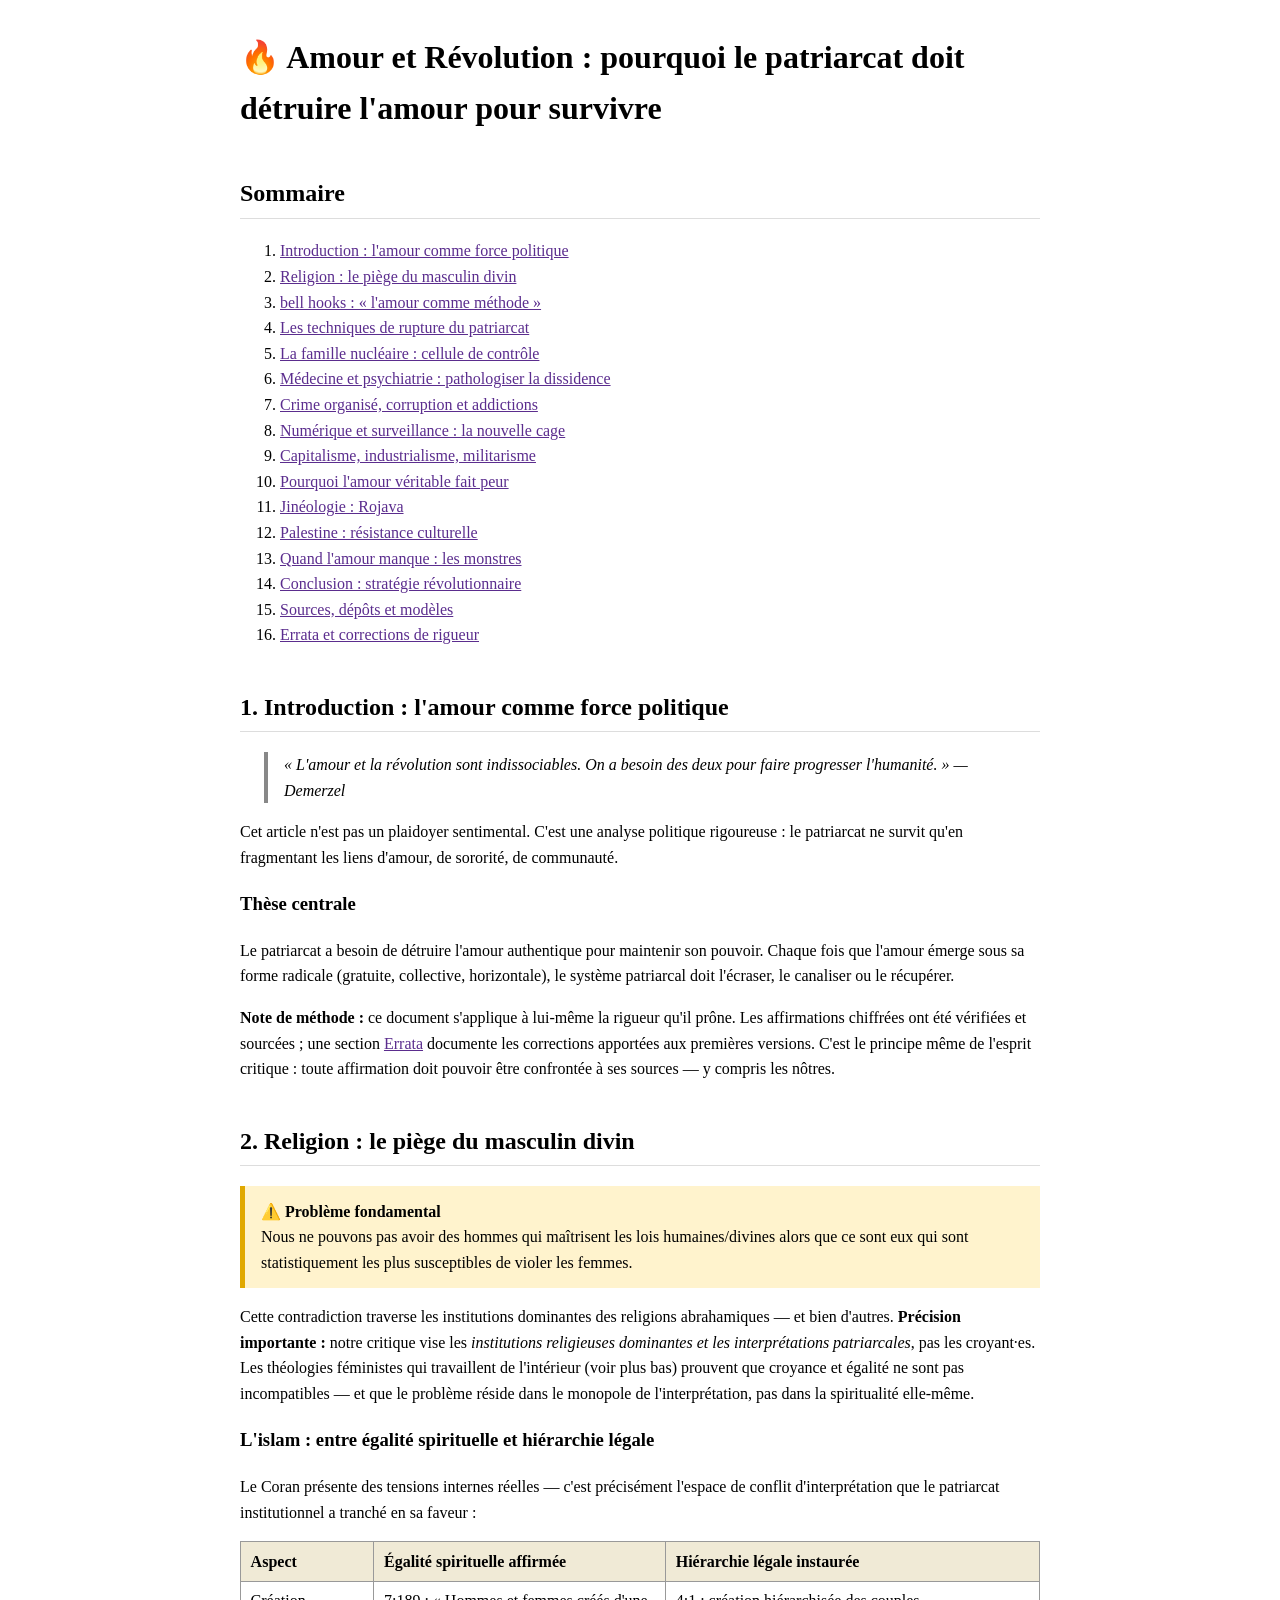
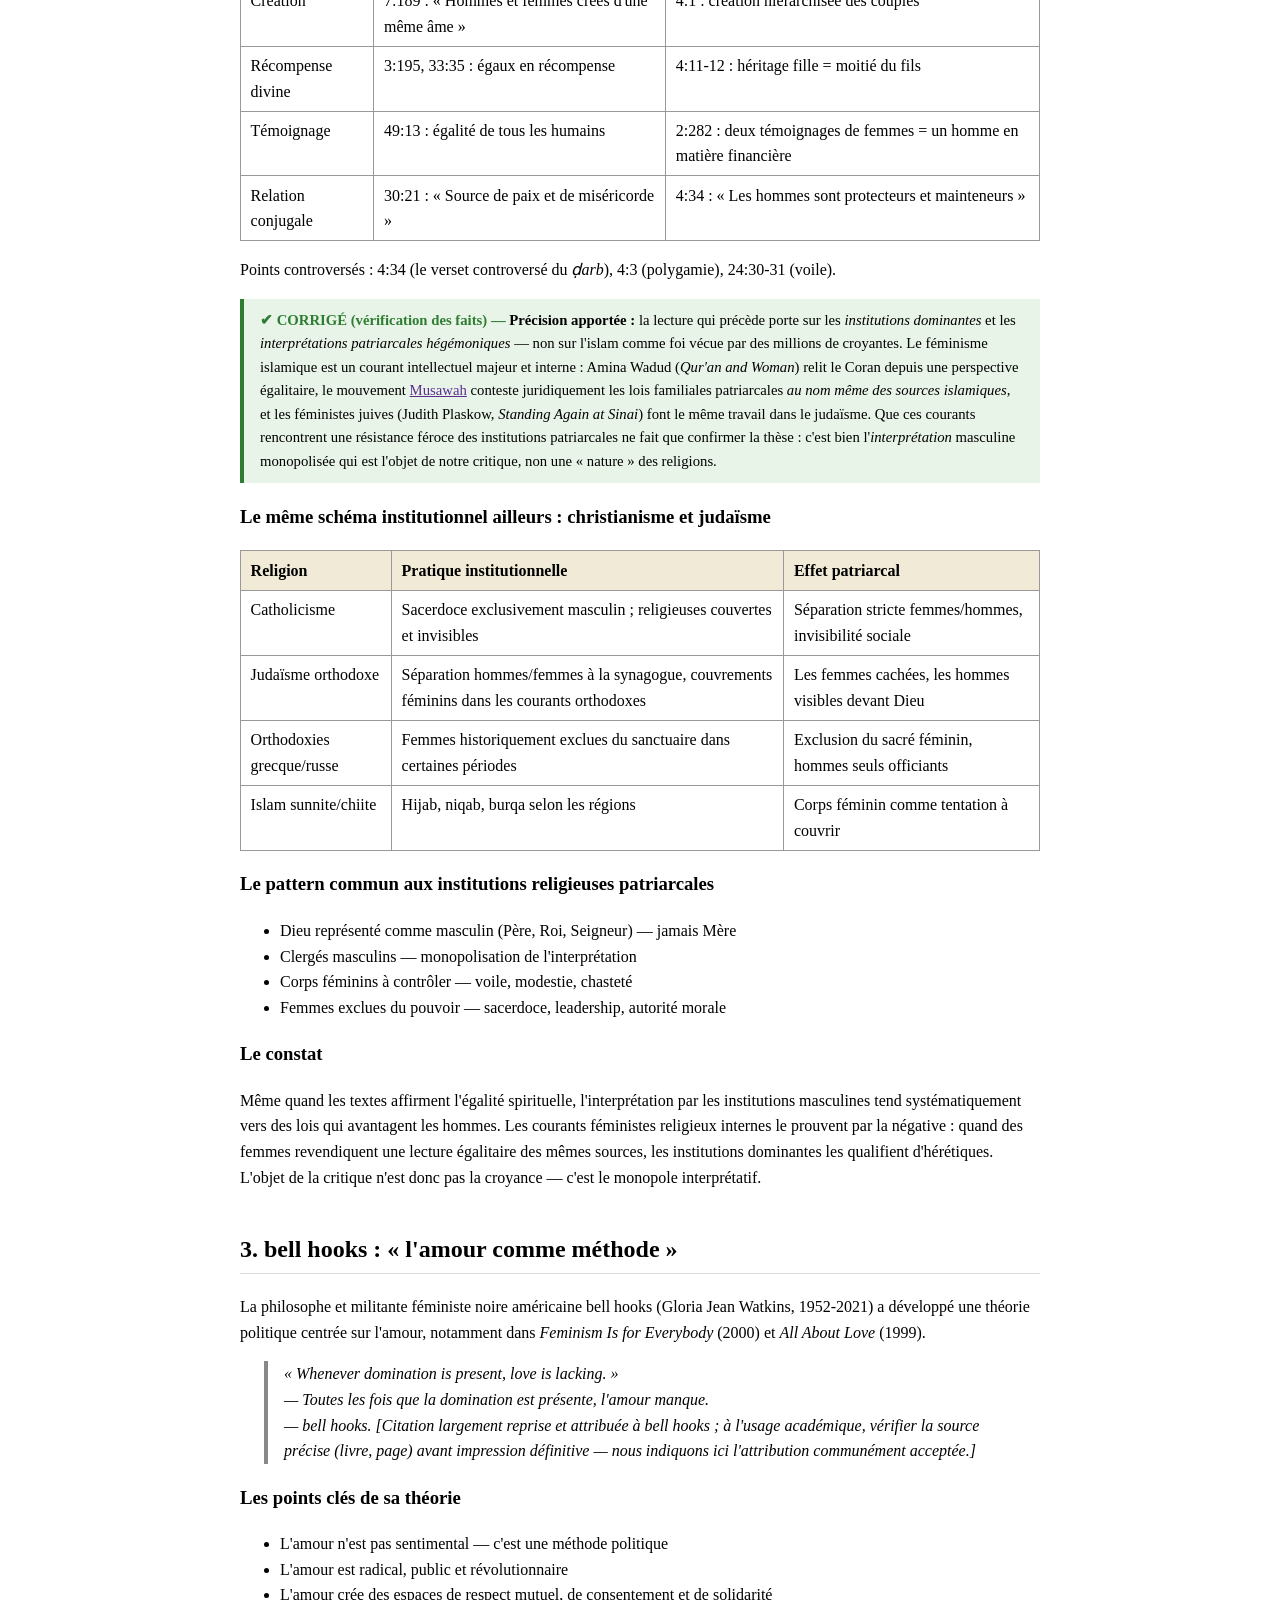
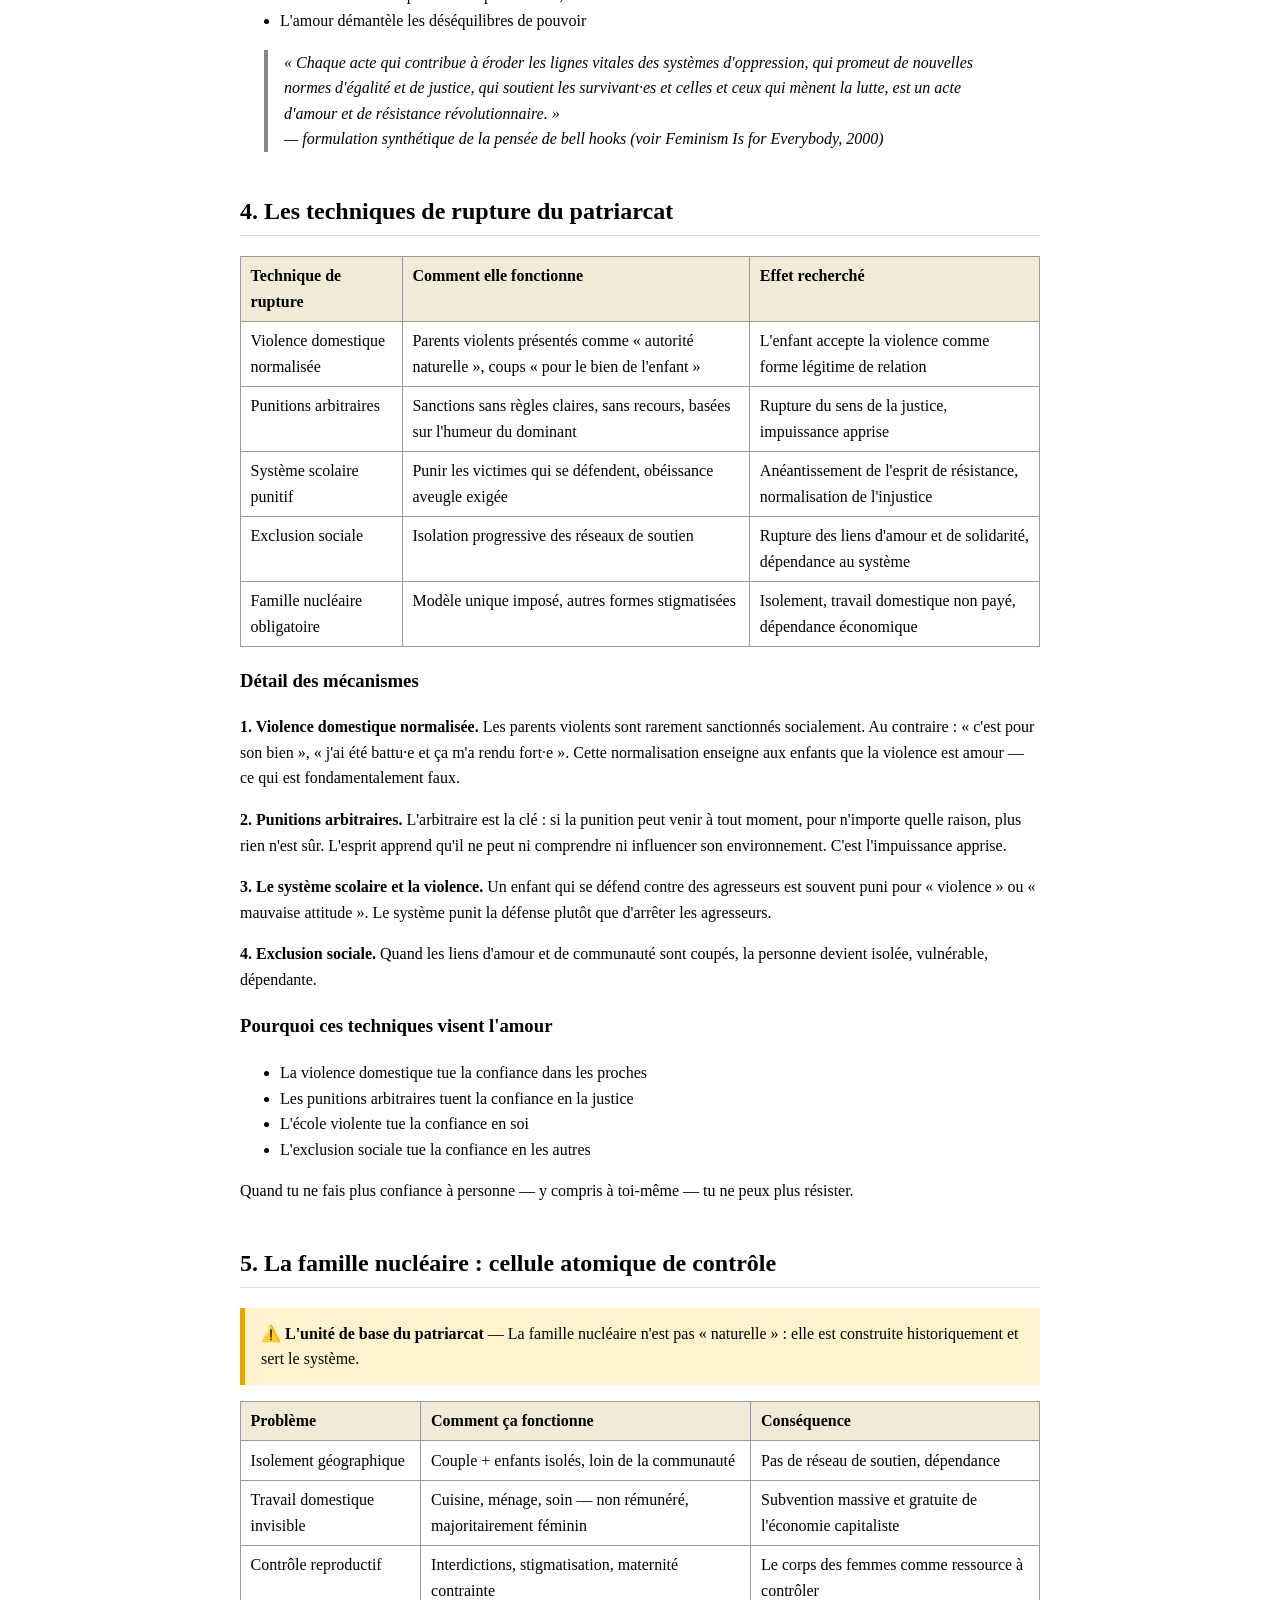
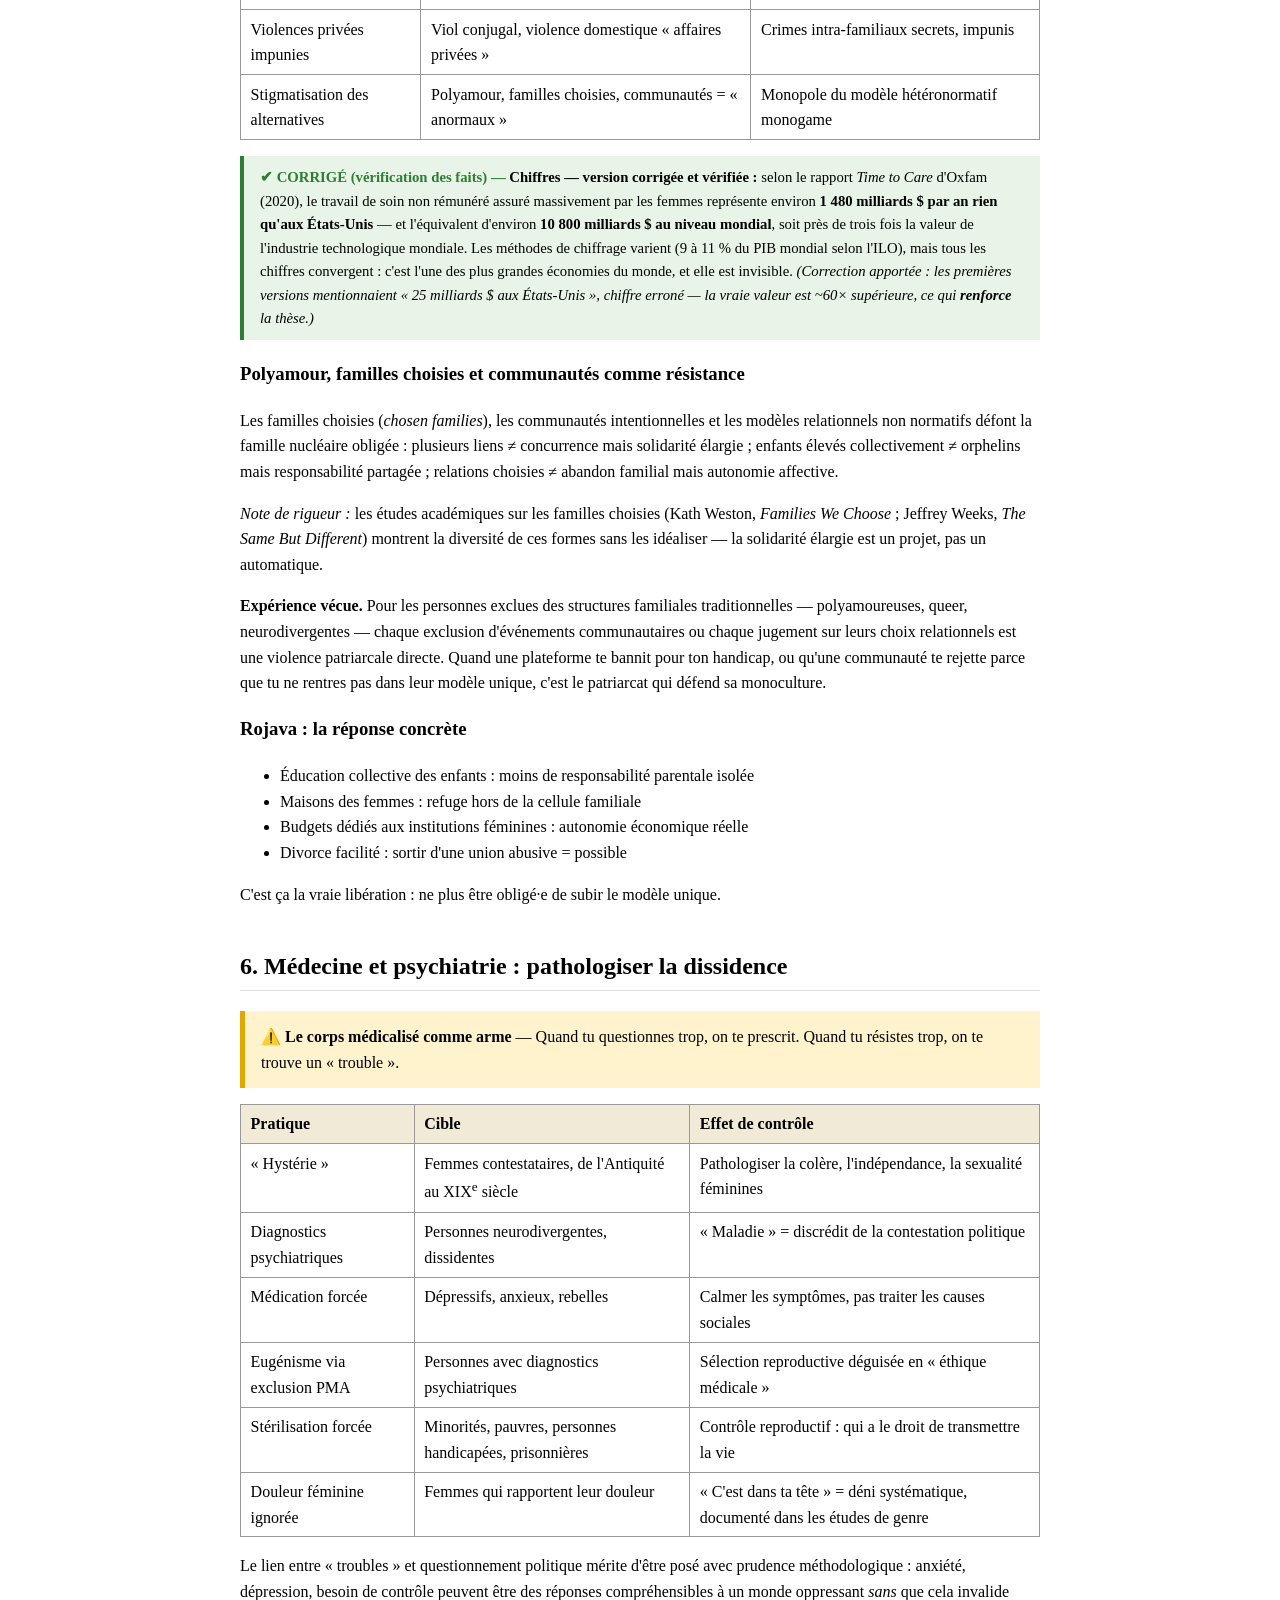
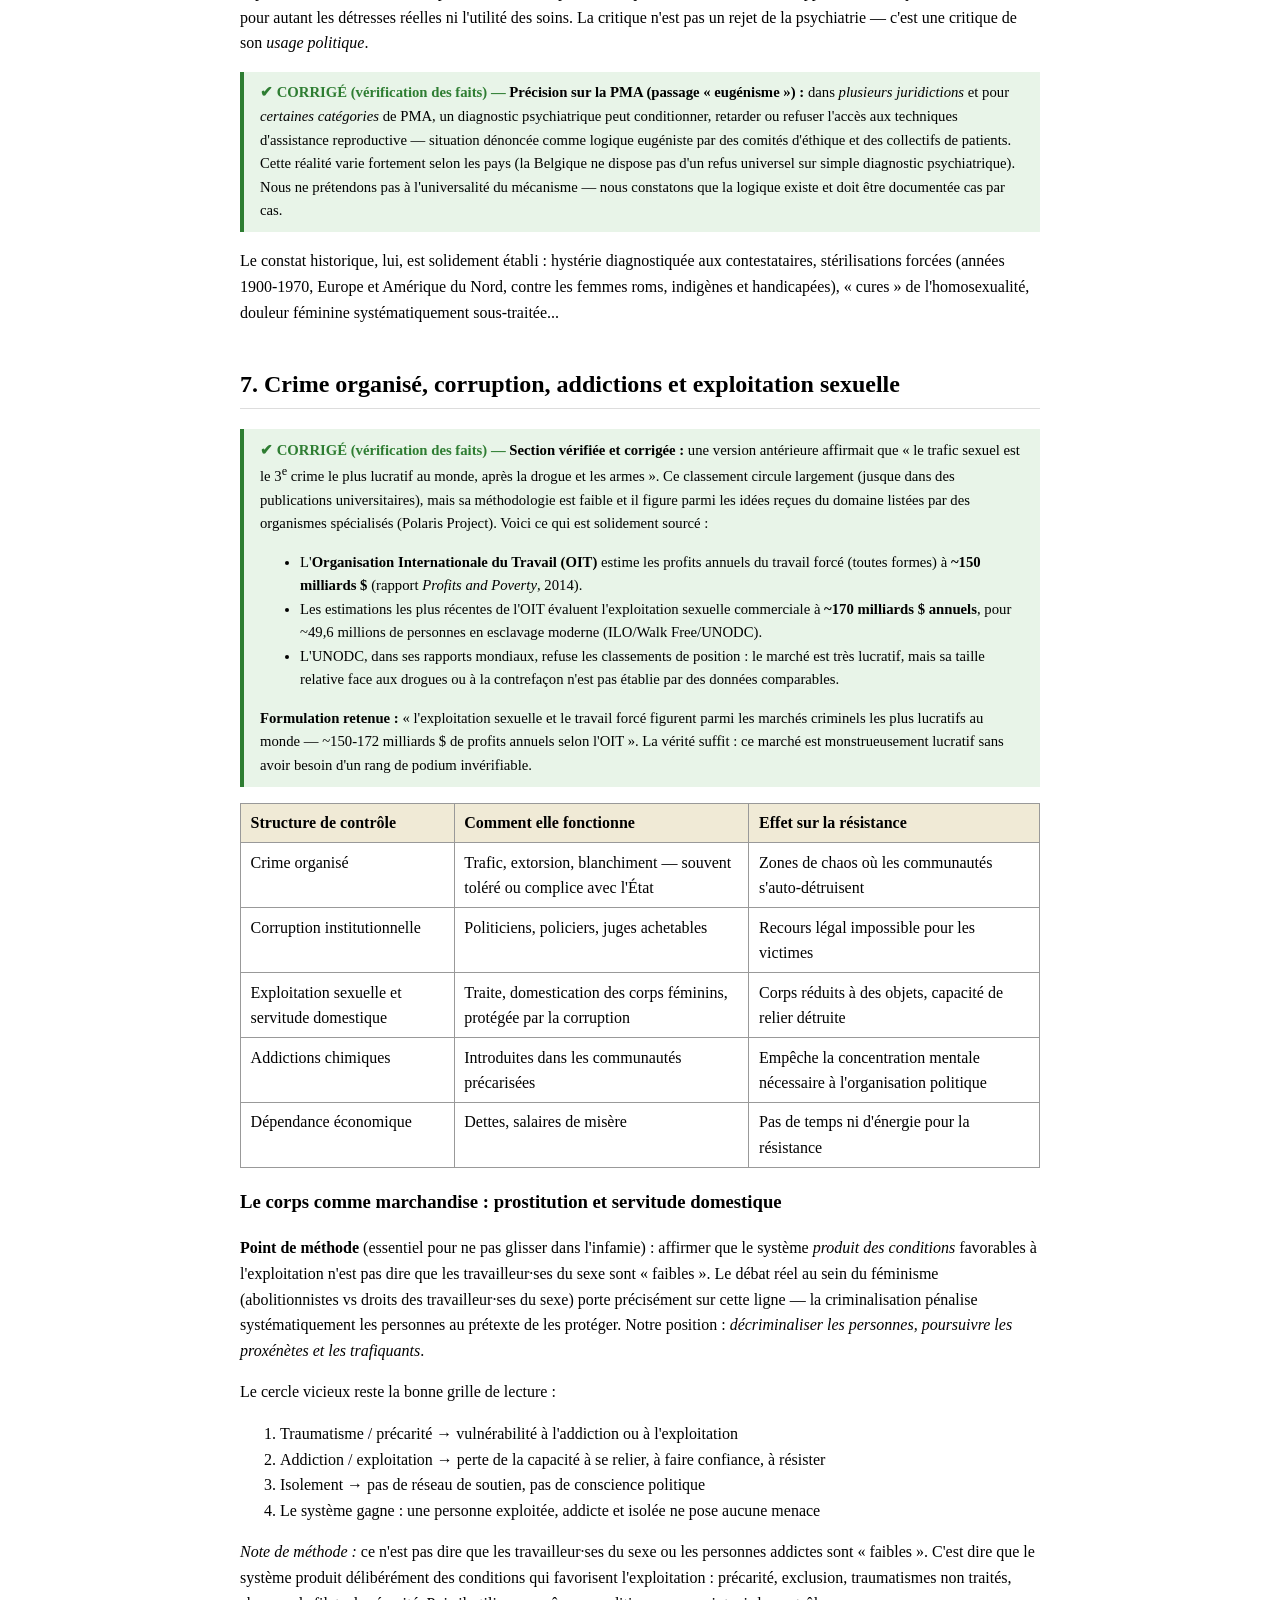
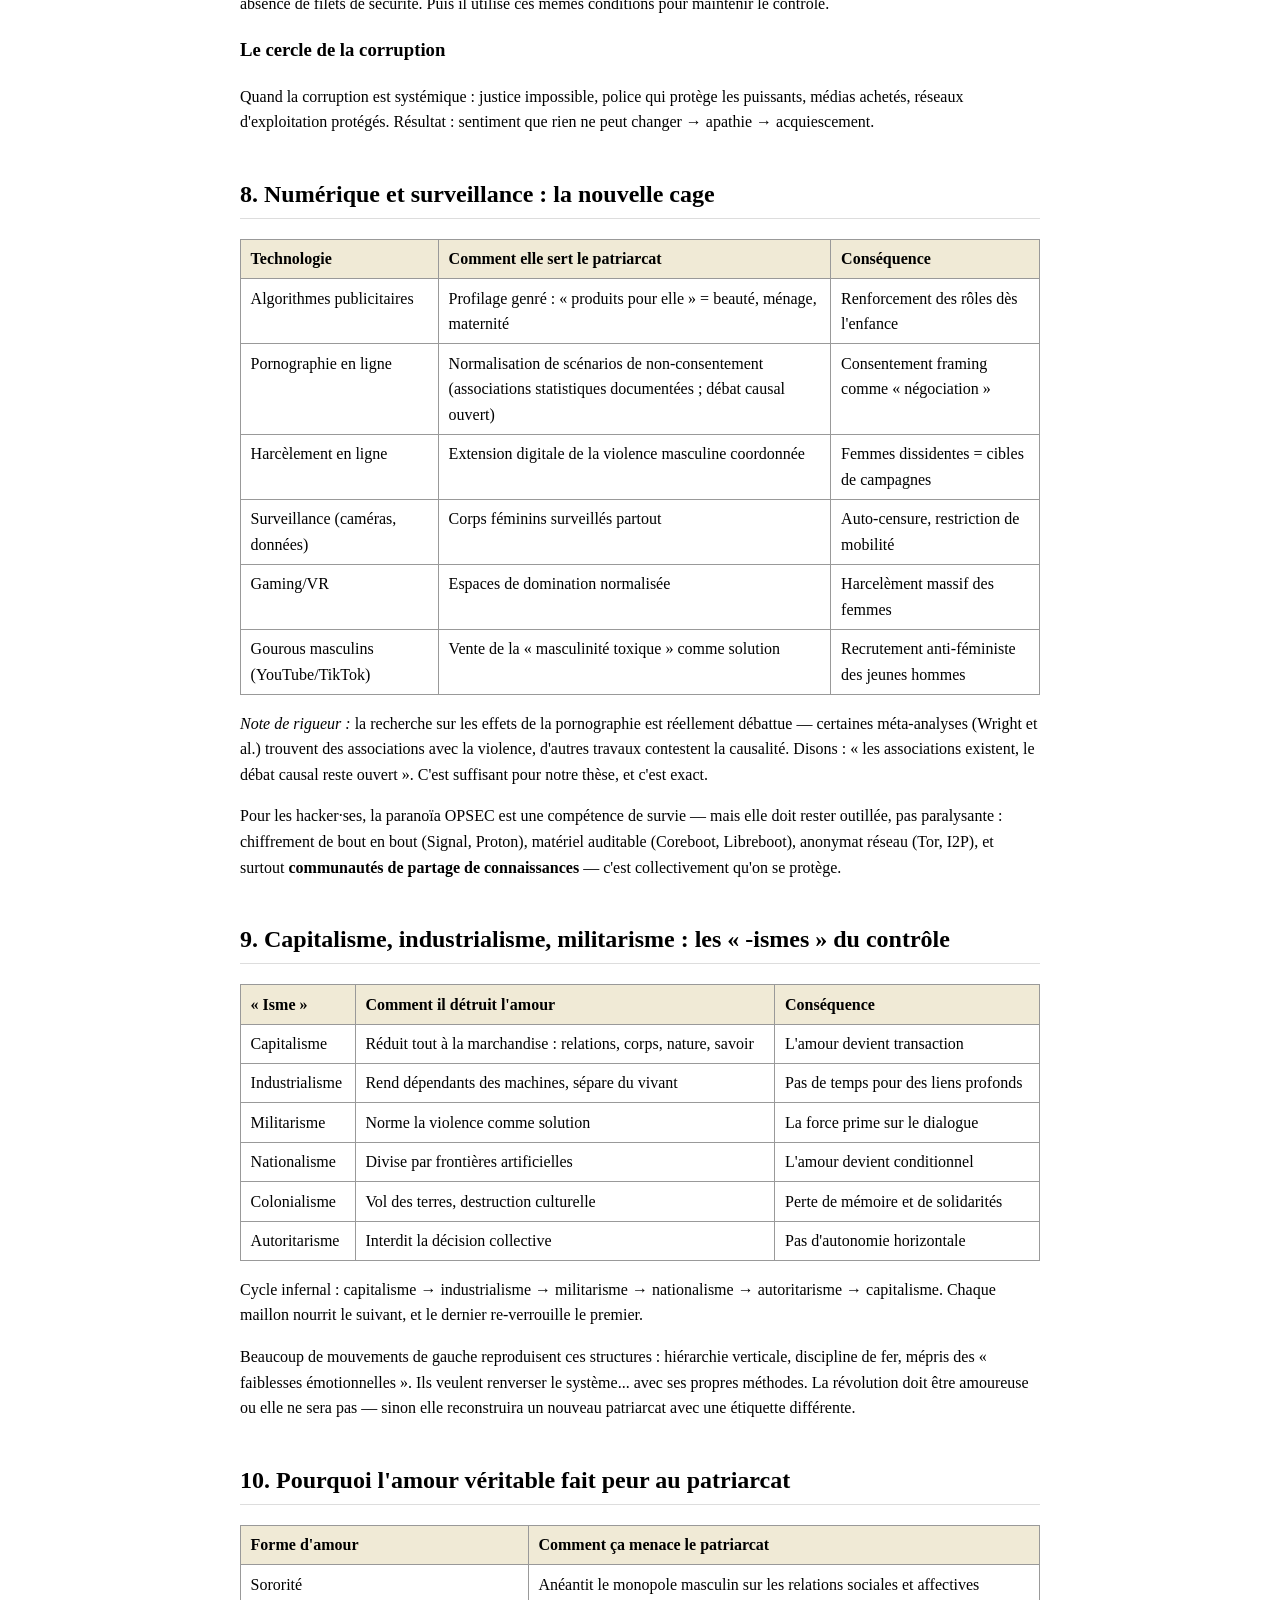
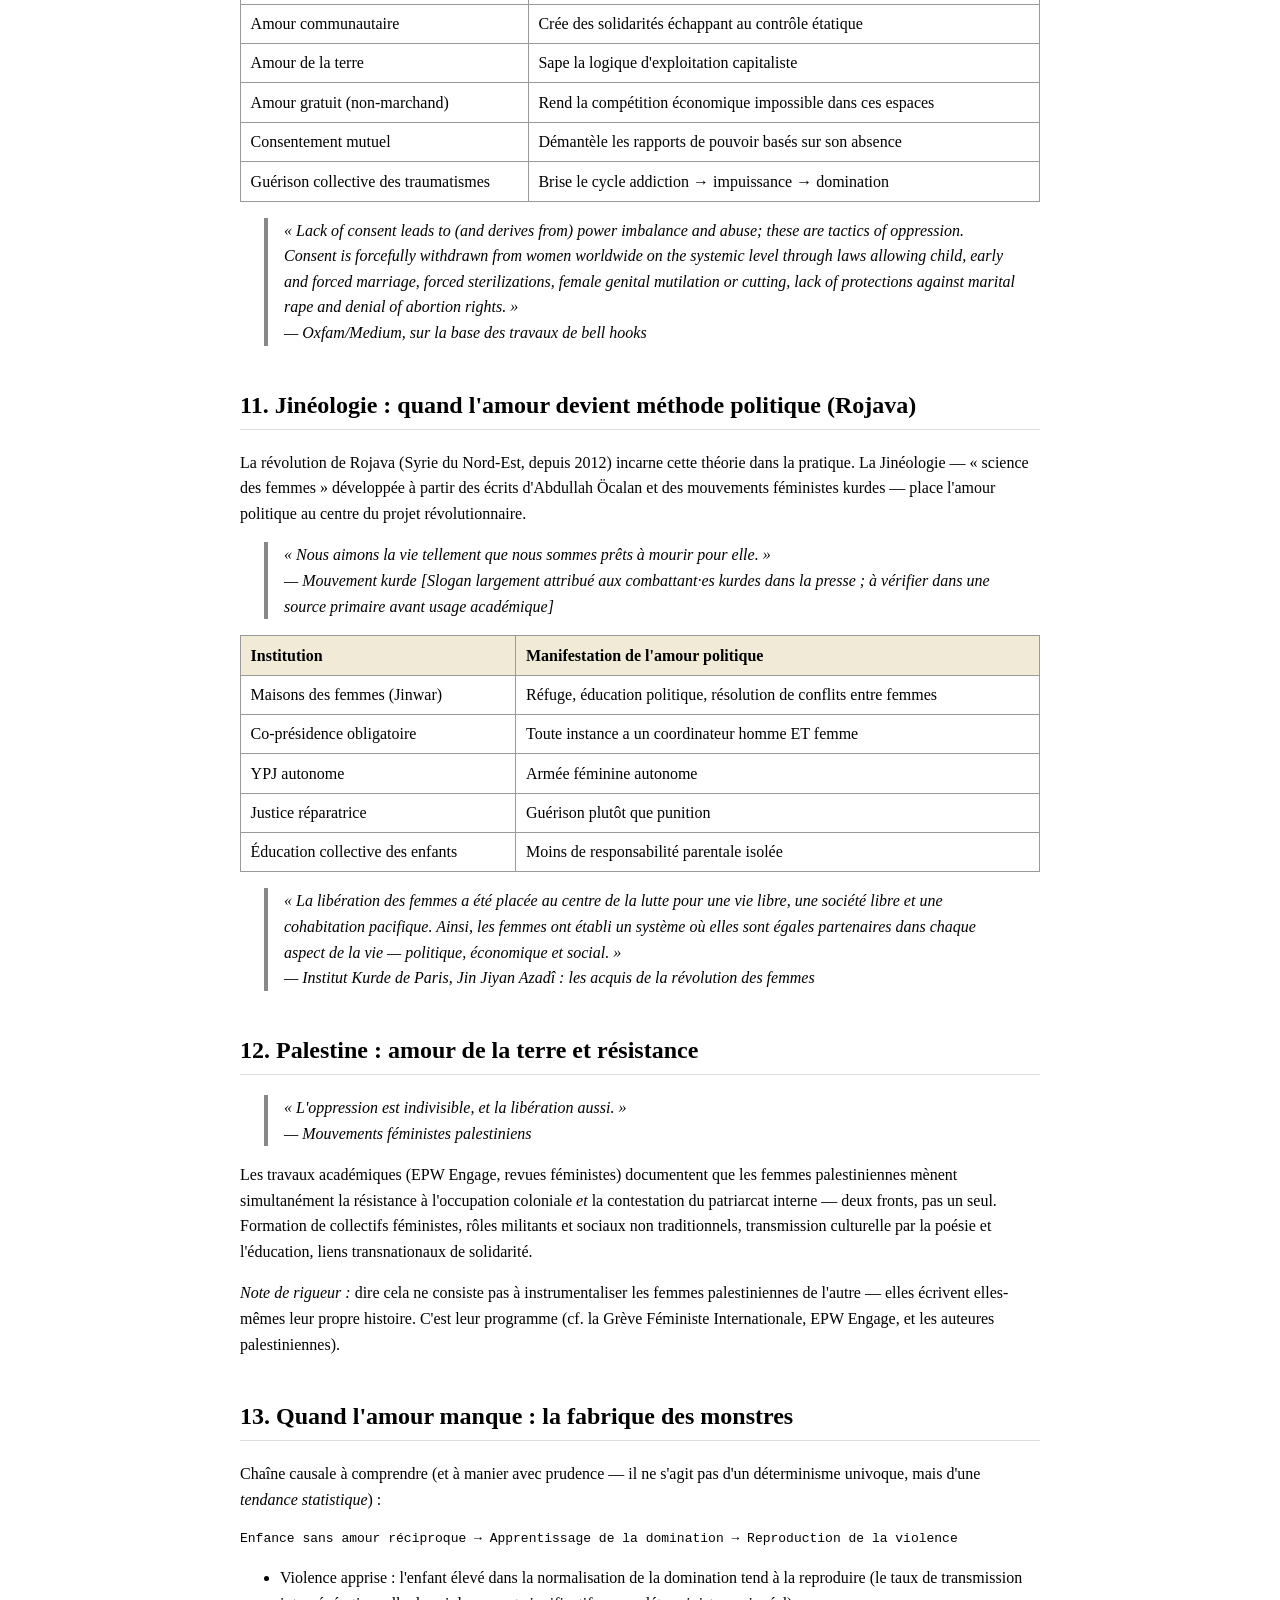
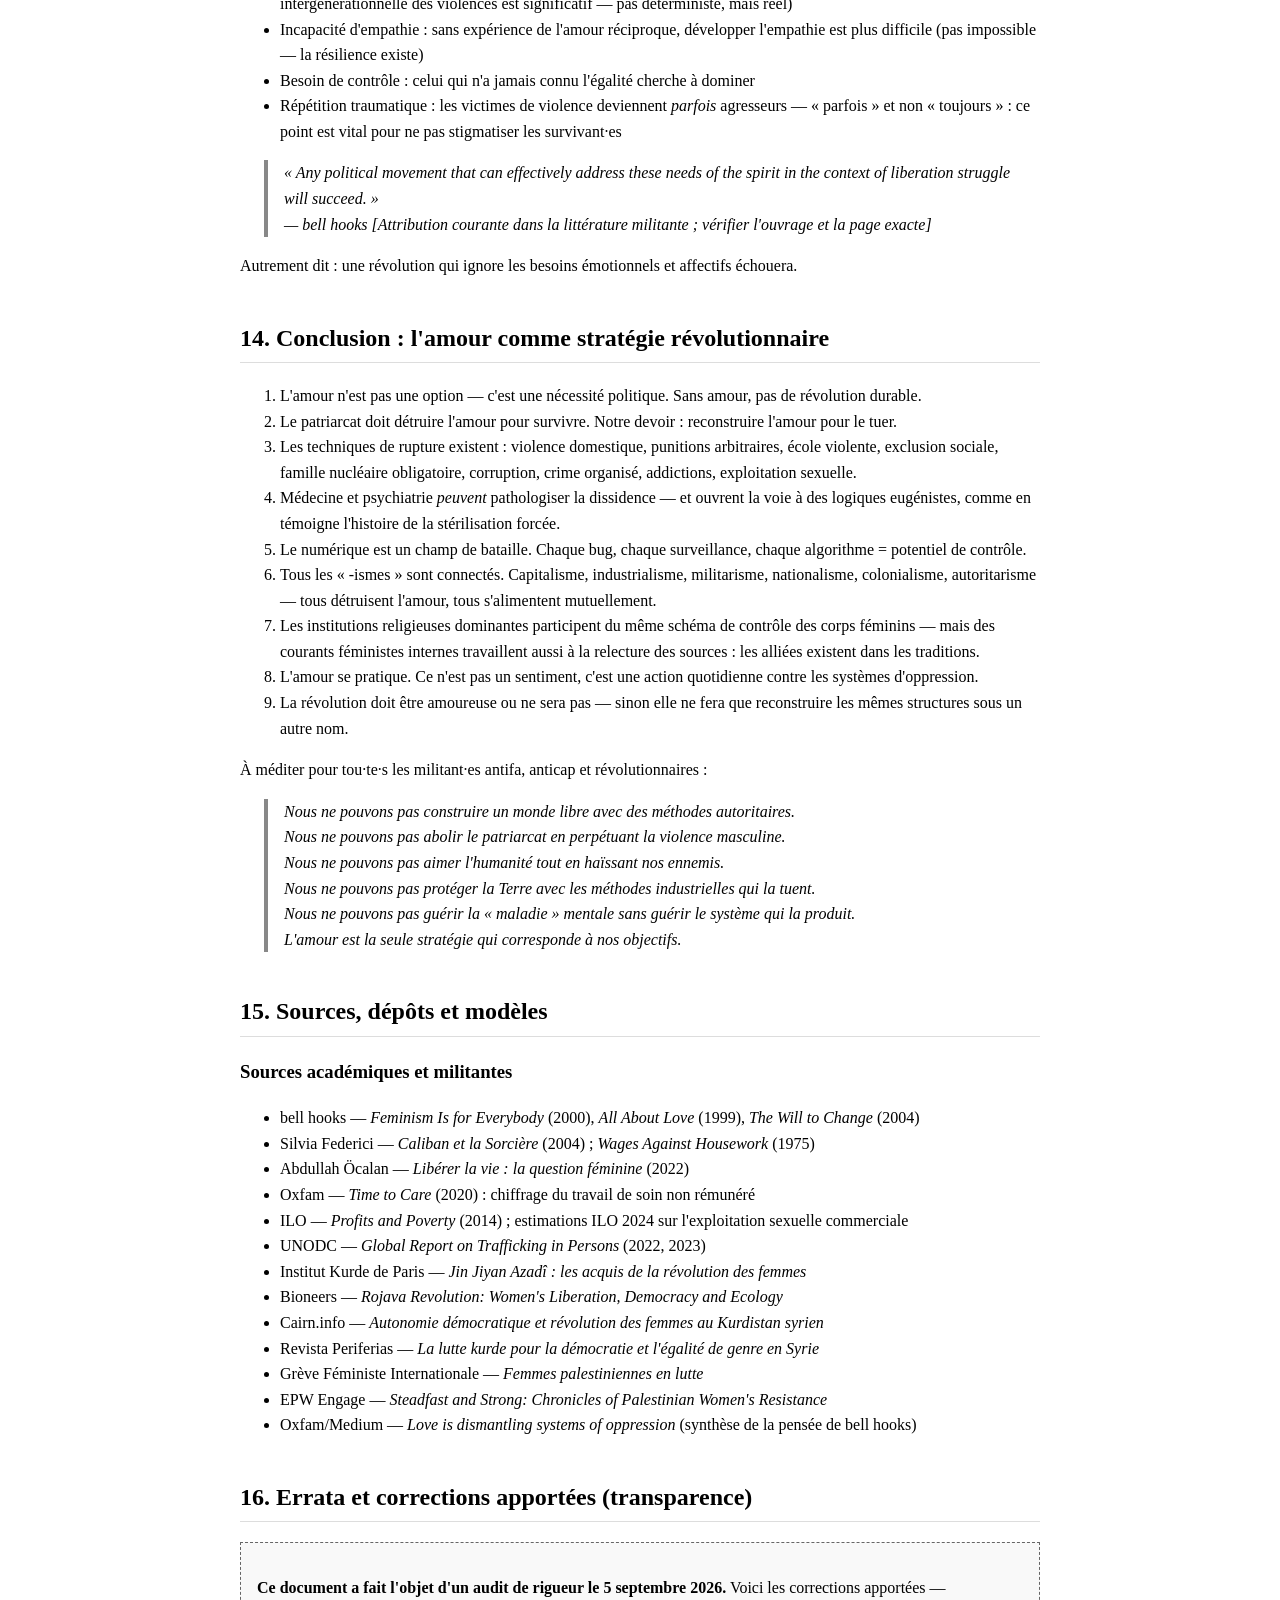
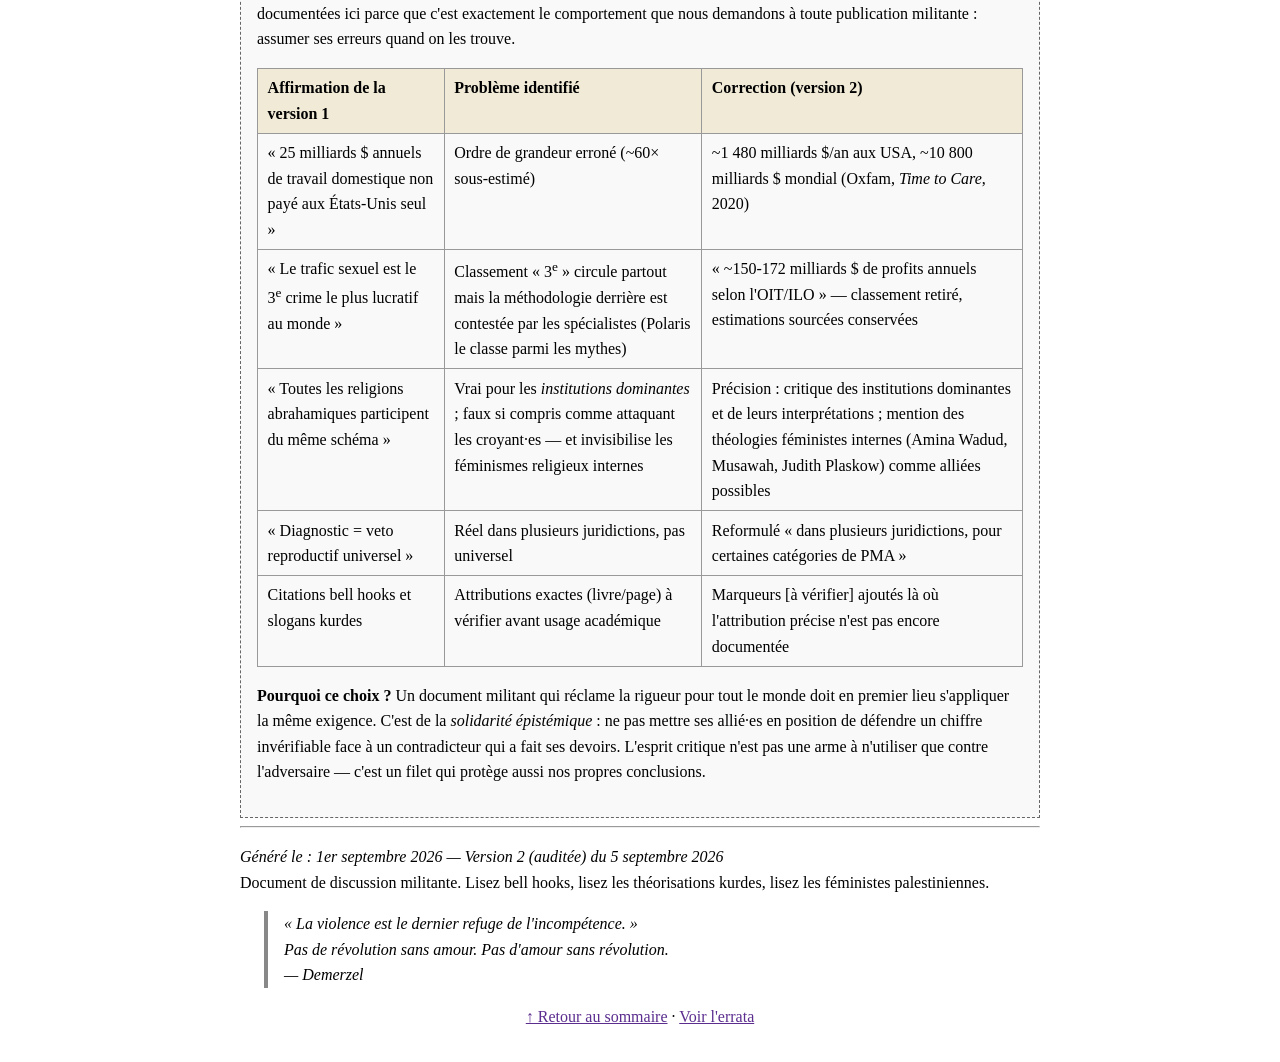
<file: amour-et-revolution.html>
<!DOCTYPE html>
<html lang="fr">
<head>
<meta charset="UTF-8">
<meta name="viewport" content="width=device-width, initial-scale=1.0">
<title>Amour et Révolution : pourquoi le patriarcat doit détruire l'amour pour survivre</title>
<style>
  /* Style sobre et lisible — adapte librement */
  body { font-family: Georgia, serif; max-width: 800px; margin: 2rem auto; padding: 0 1rem; line-height: 1.6; }
  table { border-collapse: collapse; width: 100%; margin: 1rem 0; }
  th, td { border: 1px solid #999; padding: 0.4rem 0.6rem; text-align: left; vertical-align: top; }
  th { background: #f0ead6; }
  .warning { background: #fff3cd; border-left: 5px solid #e0a800; padding: 0.8rem 1rem; margin: 1rem 0; }
  .correction { background: #e8f4e8; border-left: 4px solid #2e7d32; padding: 0.6rem 1rem; margin: 0.8rem 0; font-size: 0.92em; }
  .correction::before { content: "✔ CORRIGÉ (vérification des faits) — "; font-weight: bold; color: #2e7d32; }
  blockquote { border-left: 4px solid #888; margin: 1rem 1.5em; padding-left: 1em; font-style: italic; }
  .errata { background: #f9f9f9; border: 1px dashed #666; padding: 1rem; }
  code { background: #eee; padding: 0 0.3em; }
  a { color: #5b2d8e; }
  h2 { border-bottom: 1px solid #ddd; padding-bottom: 0.3rem; margin-top: 2.5rem; }
</style>
</head>
<body>

<h1 id="top">🔥 Amour et Révolution : pourquoi le patriarcat doit détruire l'amour pour survivre</h1>

<h2>Sommaire</h2>
<ol>
  <li><a href="#s1">Introduction : l'amour comme force politique</a></li>
  <li><a href="#s2">Religion : le piège du masculin divin</a></li>
  <li><a href="#s3">bell hooks : « l'amour comme méthode »</a></li>
  <li><a href="#s4">Les techniques de rupture du patriarcat</a></li>
  <li><a href="#s5">La famille nucléaire : cellule de contrôle</a></li>
  <li><a href="#s6">Médecine et psychiatrie : pathologiser la dissidence</a></li>
  <li><a href="#s7">Crime organisé, corruption et addictions</a></li>
  <li><a href="#s8">Numérique et surveillance : la nouvelle cage</a></li>
  <li><a href="#s9">Capitalisme, industrialisme, militarisme</a></li>
  <li><a href="#s10">Pourquoi l'amour véritable fait peur</a></li>
  <li><a href="#s11">Jinéologie : Rojava</a></li>
  <li><a href="#s12">Palestine : résistance culturelle</a></li>
  <li><a href="#s13">Quand l'amour manque : les monstres</a></li>
  <li><a href="#s14">Conclusion : stratégie révolutionnaire</a></li>
  <li><a href="#s15">Sources, dépôts et modèles</a></li>
  <li><a href="#errata">Errata et corrections de rigueur</a></li>
</ol>

<h2 id="s1">1. Introduction : l'amour comme force politique</h2>

<blockquote>« L'amour et la révolution sont indissociables. On a besoin des deux pour faire progresser l'humanité. » — Demerzel</blockquote>

<p>Cet article n'est pas un plaidoyer sentimental. C'est une analyse politique rigoureuse : le patriarcat ne survit qu'en fragmentant les liens d'amour, de sororité, de communauté.</p>

<h3>Thèse centrale</h3>
<p>Le patriarcat a besoin de détruire l'amour authentique pour maintenir son pouvoir. Chaque fois que l'amour émerge sous sa forme radicale (gratuite, collective, horizontale), le système patriarcal doit l'écraser, le canaliser ou le récupérer.</p>

<p><strong>Note de méthode :</strong> ce document s'applique à lui-même la rigueur qu'il prône. Les affirmations chiffrées ont été vérifiées et sourcées ; une section <a href="#errata">Errata</a> documente les corrections apportées aux premières versions. C'est le principe même de l'esprit critique : toute affirmation doit pouvoir être confrontée à ses sources — y compris les nôtres.</p>

<h2 id="s2">2. Religion : le piège du masculin divin</h2>

<div class="warning">⚠️ <strong>Problème fondamental</strong><br>
Nous ne pouvons pas avoir des hommes qui maîtrisent les lois humaines/divines alors que ce sont eux qui sont statistiquement les plus susceptibles de violer les femmes.</div>

<p>Cette contradiction traverse les institutions dominantes des religions abrahamiques — et bien d'autres. <strong>Précision importante :</strong> notre critique vise les <em>institutions religieuses dominantes et les interprétations patriarcales</em>, pas les croyant·es. Les théologies féministes qui travaillent de l'intérieur (voir plus bas) prouvent que croyance et égalité ne sont pas incompatibles — et que le problème réside dans le monopole de l'interprétation, pas dans la spiritualité elle-même.</p>

<h3>L'islam : entre égalité spirituelle et hiérarchie légale</h3>
<p>Le Coran présente des tensions internes réelles — c'est précisément l'espace de conflit d'interprétation que le patriarcat institutionnel a tranché en sa faveur :</p>
<table>
<tr><th>Aspect</th><th>Égalité spirituelle affirmée</th><th>Hiérarchie légale instaurée</th></tr>
<tr><td>Création</td><td>7:189 : « Hommes et femmes créés d'une même âme »</td><td>4:1 : création hiérarchisée des couples</td></tr>
<tr><td>Récompense divine</td><td>3:195, 33:35 : égaux en récompense</td><td>4:11-12 : héritage fille = moitié du fils</td></tr>
<tr><td>Témoignage</td><td>49:13 : égalité de tous les humains</td><td>2:282 : deux témoignages de femmes = un homme en matière financière</td></tr>
<tr><td>Relation conjugale</td><td>30:21 : « Source de paix et de miséricorde »</td><td>4:34 : « Les hommes sont protecteurs et mainteneurs »</td></tr>
</table>
<p>Points controversés : 4:34 (le verset controversé du <em>ḍarb</em>), 4:3 (polygamie), 24:30-31 (voile).</p>

<div class="correction">
<strong>Précision apportée :</strong> la lecture qui précède porte sur les <em>institutions dominantes</em> et les <em>interprétations patriarcales hégémoniques</em> — non sur l'islam comme foi vécue par des millions de croyantes. Le féminisme islamique est un courant intellectuel majeur et interne : Amina Wadud (<em>Qur'an and Woman</em>) relit le Coran depuis une perspective égalitaire, le mouvement <a href="https://www.musawah.org/">Musawah</a> conteste juridiquement les lois familiales patriarcales <em>au nom même des sources islamiques</em>, et les féministes juives (Judith Plaskow, <em>Standing Again at Sinai</em>) font le même travail dans le judaïsme. Que ces courants rencontrent une résistance féroce des institutions patriarcales ne fait que confirmer la thèse : c'est bien l'<em>interprétation</em> masculine monopolisée qui est l'objet de notre critique, non une « nature » des religions.
</div>

<h3>Le même schéma institutionnel ailleurs : christianisme et judaïsme</h3>
<table>
<tr><th>Religion</th><th>Pratique institutionnelle</th><th>Effet patriarcal</th></tr>
<tr><td>Catholicisme</td><td>Sacerdoce exclusivement masculin ; religieuses couvertes et invisibles</td><td>Séparation stricte femmes/hommes, invisibilité sociale</td></tr>
<tr><td>Judaïsme orthodoxe</td><td>Séparation hommes/femmes à la synagogue, couvrements féminins dans les courants orthodoxes</td><td>Les femmes cachées, les hommes visibles devant Dieu</td></tr>
<tr><td>Orthodoxies grecque/russe</td><td>Femmes historiquement exclues du sanctuaire dans certaines périodes</td><td>Exclusion du sacré féminin, hommes seuls officiants</td></tr>
<tr><td>Islam sunnite/chiite</td><td>Hijab, niqab, burqa selon les régions</td><td>Corps féminin comme tentation à couvrir</td></tr>
</table>

<h3>Le pattern commun aux institutions religieuses patriarcales</h3>
<ul>
  <li>Dieu représenté comme masculin (Père, Roi, Seigneur) — jamais Mère</li>
  <li>Clergés masculins — monopolisation de l'interprétation</li>
  <li>Corps féminins à contrôler — voile, modestie, chasteté</li>
  <li>Femmes exclues du pouvoir — sacerdoce, leadership, autorité morale</li>
</ul>

<h3>Le constat</h3>
<p>Même quand les textes affirment l'égalité spirituelle, l'interprétation par les institutions masculines tend systématiquement vers des lois qui avantagent les hommes. Les courants féministes religieux internes le prouvent par la négative : quand des femmes revendiquent une lecture égalitaire des mêmes sources, les institutions dominantes les qualifient d'hérétiques. L'objet de la critique n'est donc pas la croyance — c'est le monopole interprétatif.</p>

<h2 id="s3">3. bell hooks : « l'amour comme méthode »</h2>

<p>La philosophe et militante féministe noire américaine bell hooks (Gloria Jean Watkins, 1952-2021) a développé une théorie politique centrée sur l'amour, notamment dans <em>Feminism Is for Everybody</em> (2000) et <em>All About Love</em> (1999).</p>

<blockquote>« Whenever domination is present, love is lacking. »
<br>— <em>Toutes les fois que la domination est présente, l'amour manque.</em>
<br>— bell hooks. <span class="verif">[Citation largement reprise et attribuée à bell hooks ; à l'usage académique, vérifier la source précise (livre, page) avant impression définitive — nous indiquons ici l'attribution communément acceptée.]</span></blockquote>

<h3>Les points clés de sa théorie</h3>
<ul>
  <li>L'amour n'est pas sentimental — c'est une méthode politique</li>
  <li>L'amour est radical, public et révolutionnaire</li>
  <li>L'amour crée des espaces de respect mutuel, de consentement et de solidarité</li>
  <li>L'amour démantèle les déséquilibres de pouvoir</li>
</ul>

<blockquote>« Chaque acte qui contribue à éroder les lignes vitales des systèmes d'oppression, qui promeut de nouvelles normes d'égalité et de justice, qui soutient les survivant·es et celles et ceux qui mènent la lutte, est un acte d'amour et de résistance révolutionnaire. »
<br>— formulation synthétique de la pensée de bell hooks (voir <em>Feminism Is for Everybody</em>, 2000)</blockquote>

<h2 id="s4">4. Les techniques de rupture du patriarcat</h2>
<table>
<tr><th>Technique de rupture</th><th>Comment elle fonctionne</th><th>Effet recherché</th></tr>
<tr><td>Violence domestique normalisée</td><td>Parents violents présentés comme « autorité naturelle », coups « pour le bien de l'enfant »</td><td>L'enfant accepte la violence comme forme légitime de relation</td></tr>
<tr><td>Punitions arbitraires</td><td>Sanctions sans règles claires, sans recours, basées sur l'humeur du dominant</td><td>Rupture du sens de la justice, impuissance apprise</td></tr>
<tr><td>Système scolaire punitif</td><td>Punir les victimes qui se défendent, obéissance aveugle exigée</td><td>Anéantissement de l'esprit de résistance, normalisation de l'injustice</td></tr>
<tr><td>Exclusion sociale</td><td>Isolation progressive des réseaux de soutien</td><td>Rupture des liens d'amour et de solidarité, dépendance au système</td></tr>
<tr><td>Famille nucléaire obligatoire</td><td>Modèle unique imposé, autres formes stigmatisées</td><td>Isolement, travail domestique non payé, dépendance économique</td></tr>
</table>

<h3>Détail des mécanismes</h3>

<p><strong>1. Violence domestique normalisée.</strong> Les parents violents sont rarement sanctionnés socialement. Au contraire : « c'est pour son bien », « j'ai été battu·e et ça m'a rendu fort·e ». Cette normalisation enseigne aux enfants que la violence est amour — ce qui est fondamentalement faux.</p>

<p><strong>2. Punitions arbitraires.</strong> L'arbitraire est la clé : si la punition peut venir à tout moment, pour n'importe quelle raison, plus rien n'est sûr. L'esprit apprend qu'il ne peut ni comprendre ni influencer son environnement. C'est l'impuissance apprise.</p>

<p><strong>3. Le système scolaire et la violence.</strong> Un enfant qui se défend contre des agresseurs est souvent puni pour « violence » ou « mauvaise attitude ». Le système punit la défense plutôt que d'arrêter les agresseurs.</p>

<p><strong>4. Exclusion sociale.</strong> Quand les liens d'amour et de communauté sont coupés, la personne devient isolée, vulnérable, dépendante.</p>

<h3>Pourquoi ces techniques visent l'amour</h3>
<ul>
  <li>La violence domestique tue la confiance dans les proches</li>
  <li>Les punitions arbitraires tuent la confiance en la justice</li>
  <li>L'école violente tue la confiance en soi</li>
  <li>L'exclusion sociale tue la confiance en les autres</li>
</ul>
<p>Quand tu ne fais plus confiance à personne — y compris à toi-même — tu ne peux plus résister.</p>

<h2 id="s5">5. La famille nucléaire : cellule atomique de contrôle</h2>

<div class="warning">⚠️ <strong>L'unité de base du patriarcat</strong> — La famille nucléaire n'est pas « naturelle » : elle est construite historiquement et sert le système.</div>

<table>
<tr><th>Problème</th><th>Comment ça fonctionne</th><th>Conséquence</th></tr>
<tr><td>Isolement géographique</td><td>Couple + enfants isolés, loin de la communauté</td><td>Pas de réseau de soutien, dépendance</td></tr>
<tr><td>Travail domestique invisible</td><td>Cuisine, ménage, soin — non rémunéré, majoritairement féminin</td><td>Subvention massive et gratuite de l'économie capitaliste</td></tr>
<tr><td>Contrôle reproductif</td><td>Interdictions, stigmatisation, maternité contrainte</td><td>Le corps des femmes comme ressource à contrôler</td></tr>
<tr><td>Violences privées impunies</td><td>Viol conjugal, violence domestique « affaires privées »</td><td>Crimes intra-familiaux secrets, impunis</td></tr>
<tr><td>Stigmatisation des alternatives</td><td>Polyamour, familles choisies, communautés = « anormaux »</td><td>Monopole du modèle hétéronormatif monogame</td></tr>
</table>

<div class="correction">
<strong>Chiffres — version corrigée et vérifiée :</strong> selon le rapport <em>Time to Care</em> d'Oxfam (2020), le travail de soin non rémunéré assuré massivement par les femmes représente environ <strong>1 480 milliards $ par an rien qu'aux États-Unis</strong> — et l'équivalent d'environ <strong>10 800 milliards $ au niveau mondial</strong>, soit près de trois fois la valeur de l'industrie technologique mondiale. Les méthodes de chiffrage varient (9 à 11 % du PIB mondial selon l'ILO), mais tous les chiffres convergent : c'est l'une des plus grandes économies du monde, et elle est invisible. <em>(Correction apportée : les premières versions mentionnaient « 25 milliards $ aux États-Unis », chiffre erroné — la vraie valeur est ~60× supérieure, ce qui <strong>renforce</strong> la thèse.)</em>
</div>

<h3>Polyamour, familles choisies et communautés comme résistance</h3>
<p>Les familles choisies (<em>chosen families</em>), les communautés intentionnelles et les modèles relationnels non normatifs défont la famille nucléaire obligée : plusieurs liens ≠ concurrence mais solidarité élargie ; enfants élevés collectivement ≠ orphelins mais responsabilité partagée ; relations choisies ≠ abandon familial mais autonomie affective.</p>

<p><em>Note de rigueur :</em> les études académiques sur les familles choisies (Kath Weston, <em>Families We Choose</em> ; Jeffrey Weeks, <em>The Same But Different</em>) montrent la diversité de ces formes sans les idéaliser — la solidarité élargie est un projet, pas un automatique.</p>

<p><strong>Expérience vécue.</strong> Pour les personnes exclues des structures familiales traditionnelles — polyamoureuses, queer, neurodivergentes — chaque exclusion d'événements communautaires ou chaque jugement sur leurs choix relationnels est une violence patriarcale directe. Quand une plateforme te bannit pour ton handicap, ou qu'une communauté te rejette parce que tu ne rentres pas dans leur modèle unique, c'est le patriarcat qui défend sa monoculture.</p>

<h3>Rojava : la réponse concrète</h3>
<ul>
  <li>Éducation collective des enfants : moins de responsabilité parentale isolée</li>
  <li>Maisons des femmes : refuge hors de la cellule familiale</li>
  <li>Budgets dédiés aux institutions féminines : autonomie économique réelle</li>
  <li>Divorce facilité : sortir d'une union abusive = possible</li>
</ul>
<p>C'est ça la vraie libération : ne plus être obligé·e de subir le modèle unique.</p>

<h2 id="s6">6. Médecine et psychiatrie : pathologiser la dissidence</h2>

<div class="warning">⚠️ <strong>Le corps médicalisé comme arme</strong> — Quand tu questionnes trop, on te prescrit. Quand tu résistes trop, on te trouve un « trouble ».</div>

<table>
<tr><th>Pratique</th><th>Cible</th><th>Effet de contrôle</th></tr>
<tr><td>« Hystérie »</td><td>Femmes contestataires, de l'Antiquité au XIX<sup>e</sup> siècle</td><td>Pathologiser la colère, l'indépendance, la sexualité féminines</td></tr>
<tr><td>Diagnostics psychiatriques</td><td>Personnes neurodivergentes, dissidentes</td><td>« Maladie » = discrédit de la contestation politique</td></tr>
<tr><td>Médication forcée</td><td>Dépressifs, anxieux, rebelles</td><td>Calmer les symptômes, pas traiter les causes sociales</td></tr>
<tr><td>Eugénisme via exclusion PMA</td><td>Personnes avec diagnostics psychiatriques</td><td>Sélection reproductive déguisée en « éthique médicale »</td></tr>
<tr><td>Stérilisation forcée</td><td>Minorités, pauvres, personnes handicapées, prisonnières</td><td>Contrôle reproductif : qui a le droit de transmettre la vie</td></tr>
<tr><td>Douleur féminine ignorée</td><td>Femmes qui rapportent leur douleur</td><td>« C'est dans ta tête » = déni systématique, documenté dans les études de genre</td></tr>
</table>

<p>Le lien entre « troubles » et questionnement politique mérite d'être posé avec prudence méthodologique : anxiété, dépression, besoin de contrôle peuvent être des réponses compréhensibles à un monde oppressant <em>sans</em> que cela invalide pour autant les détresses réelles ni l'utilité des soins. La critique n'est pas un rejet de la psychiatrie — c'est une critique de son <em>usage politique</em>.</p>

<div class="correction">
<strong>Précision sur la PMA (passage « eugénisme ») :</strong> dans <em>plusieurs juridictions</em> et pour <em>certaines catégories</em> de PMA, un diagnostic psychiatrique peut conditionner, retarder ou refuser l'accès aux techniques d'assistance reproductive — situation dénoncée comme logique eugéniste par des comités d'éthique et des collectifs de patients. Cette réalité varie fortement selon les pays (la Belgique ne dispose pas d'un refus universel sur simple diagnostic psychiatrique). Nous ne prétendons pas à l'universalité du mécanisme — nous constatons que la logique existe et doit être documentée cas par cas.
</div>

<p>Le constat historique, lui, est solidement établi : hystérie diagnostiquée aux contestataires, stérilisations forcées (années 1900-1970, Europe et Amérique du Nord, contre les femmes roms, indigènes et handicapées), « cures » de l'homosexualité, douleur féminine systématiquement sous-traitée...</p>

<h2 id="s7">7. Crime organisé, corruption, addictions et exploitation sexuelle</h2>

<div class="correction">
<strong>Section vérifiée et corrigée :</strong> une version antérieure affirmait que « le trafic sexuel est le 3<sup>e</sup> crime le plus lucratif au monde, après la drogue et les armes ». Ce classement circule largement (jusque dans des publications universitaires), mais sa méthodologie est faible et il figure parmi les idées reçues du domaine listées par des organismes spécialisés (Polaris Project). Voici ce qui est solidement sourcé :
<ul>
<li>L'<strong>Organisation Internationale du Travail (OIT)</strong> estime les profits annuels du travail forcé (toutes formes) à <strong>~150 milliards $</strong> (rapport <em>Profits and Poverty</em>, 2014).</li>
<li>Les estimations les plus récentes de l'OIT évaluent l'exploitation sexuelle commerciale à <strong>~170 milliards $ annuels</strong>, pour ~49,6 millions de personnes en esclavage moderne (ILO/Walk Free/UNODC).</li>
<li>L'UNODC, dans ses rapports mondiaux, refuse les classements de position : le marché est très lucratif, mais sa taille relative face aux drogues ou à la contrefaçon n'est pas établie par des données comparables.</li>
</ul>
<strong>Formulation retenue :</strong> « l'exploitation sexuelle et le travail forcé figurent parmi les marchés criminels les plus lucratifs au monde — ~150-172 milliards $ de profits annuels selon l'OIT ». La vérité suffit : ce marché est monstrueusement lucratif sans avoir besoin d'un rang de podium invérifiable.
</div>

<table>
<tr><th>Structure de contrôle</th><th>Comment elle fonctionne</th><th>Effet sur la résistance</th></tr>
<tr><td>Crime organisé</td><td>Trafic, extorsion, blanchiment — souvent toléré ou complice avec l'État</td><td>Zones de chaos où les communautés s'auto-détruisent</td></tr>
<tr><td>Corruption institutionnelle</td><td>Politiciens, policiers, juges achetables</td><td>Recours légal impossible pour les victimes</td></tr>
<tr><td>Exploitation sexuelle et servitude domestique</td><td>Traite, domestication des corps féminins, protégée par la corruption</td><td>Corps réduits à des objets, capacité de relier détruite</td></tr>
<tr><td>Addictions chimiques</td><td>Introduites dans les communautés précarisées</td><td>Empêche la concentration mentale nécessaire à l'organisation politique</td></tr>
<tr><td>Dépendance économique</td><td>Dettes, salaires de misère</td><td>Pas de temps ni d'énergie pour la résistance</td></tr>
</table>

<h3>Le corps comme marchandise : prostitution et servitude domestique</h3>

<p><strong>Point de méthode</strong> (essentiel pour ne pas glisser dans l'infamie) : affirmer que le système <em>produit des conditions</em> favorables à l'exploitation n'est pas dire que les travailleur·ses du sexe sont « faibles ». Le débat réel au sein du féminisme (abolitionnistes vs droits des travailleur·ses du sexe) porte précisément sur cette ligne — la criminalisation pénalise systématiquement les personnes au prétexte de les protéger. Notre position : <em>décriminaliser les personnes, poursuivre les proxénètes et les trafiquants</em>.</p>

<p>Le cercle vicieux reste la bonne grille de lecture :</p>
<ol>
<li>Traumatisme / précarité → vulnérabilité à l'addiction ou à l'exploitation</li>
<li>Addiction / exploitation → perte de la capacité à se relier, à faire confiance, à résister</li>
<li>Isolement → pas de réseau de soutien, pas de conscience politique</li>
<li>Le système gagne : une personne exploitée, addicte et isolée ne pose aucune menace</li>
</ol>
<p><em>Note de méthode :</em> ce n'est pas dire que les travailleur·ses du sexe ou les personnes addictes sont « faibles ». C'est dire que le système produit délibérément des conditions qui favorisent l'exploitation : précarité, exclusion, traumatismes non traités, absence de filets de sécurité. Puis il utilise ces mêmes conditions pour maintenir le contrôle.</p>

<h3>Le cercle de la corruption</h3>
<p>Quand la corruption est systémique : justice impossible, police qui protège les puissants, médias achetés, réseaux d'exploitation protégés. Résultat : sentiment que rien ne peut changer → apathie → acquiescement.</p>

<h2 id="s8">8. Numérique et surveillance : la nouvelle cage</h2>
<table>
<tr><th>Technologie</th><th>Comment elle sert le patriarcat</th><th>Conséquence</th></tr>
<tr><td>Algorithmes publicitaires</td><td>Profilage genré : « produits pour elle » = beauté, ménage, maternité</td><td>Renforcement des rôles dès l'enfance</td></tr>
<tr><td>Pornographie en ligne</td><td>Normalisation de scénarios de non-consentement (associations statistiques documentées ; débat causal ouvert)</td><td>Consentement framing comme « négociation »</td></tr>
<tr><td>Harcèlement en ligne</td><td>Extension digitale de la violence masculine coordonnée</td><td>Femmes dissidentes = cibles de campagnes</td></tr>
<tr><td>Surveillance (caméras, données)</td><td>Corps féminins surveillés partout</td><td>Auto-censure, restriction de mobilité</td></tr>
<tr><td>Gaming/VR</td><td>Espaces de domination normalisée</td><td>Harcelèment massif des femmes</td></tr>
<tr><td>Gourous masculins (YouTube/TikTok)</td><td>Vente de la « masculinité toxique » comme solution</td><td>Recrutement anti-féministe des jeunes hommes</td></tr>
</table>

<p><em>Note de rigueur :</em> la recherche sur les effets de la pornographie est réellement débattue — certaines méta-analyses (Wright et al.) trouvent des associations avec la violence, d'autres travaux contestent la causalité. Disons : « les associations existent, le débat causal reste ouvert ». C'est suffisant pour notre thèse, et c'est exact.</p>

<p>Pour les hacker·ses, la paranoïa OPSEC est une compétence de survie — mais elle doit rester outillée, pas paralysante : chiffrement de bout en bout (Signal, Proton), matériel auditable (Coreboot, Libreboot), anonymat réseau (Tor, I2P), et surtout <strong>communautés de partage de connaissances</strong> — c'est collectivement qu'on se protège.</p>

<h2 id="s9">9. Capitalisme, industrialisme, militarisme : les « -ismes » du contrôle</h2>
<table>
<tr><th>« Isme »</th><th>Comment il détruit l'amour</th><th>Conséquence</th></tr>
<tr><td>Capitalisme</td><td>Réduit tout à la marchandise : relations, corps, nature, savoir</td><td>L'amour devient transaction</td></tr>
<tr><td>Industrialisme</td><td>Rend dépendants des machines, sépare du vivant</td><td>Pas de temps pour des liens profonds</td></tr>
<tr><td>Militarisme</td><td>Norme la violence comme solution</td><td>La force prime sur le dialogue</td></tr>
<tr><td>Nationalisme</td><td>Divise par frontières artificielles</td><td>L'amour devient conditionnel</td></tr>
<tr><td>Colonialisme</td><td>Vol des terres, destruction culturelle</td><td>Perte de mémoire et de solidarités</td></tr>
<tr><td>Autoritarisme</td><td>Interdit la décision collective</td><td>Pas d'autonomie horizontale</td></tr>
</table>

<p>Cycle infernal : capitalisme → industrialisme → militarisme → nationalisme → autoritarisme → capitalisme. Chaque maillon nourrit le suivant, et le dernier re-verrouille le premier.</p>

<p>Beaucoup de mouvements de gauche reproduisent ces structures : hiérarchie verticale, discipline de fer, mépris des « faiblesses émotionnelles ». Ils veulent renverser le système... avec ses propres méthodes. La révolution doit être amoureuse ou elle ne sera pas — sinon elle reconstruira un nouveau patriarcat avec une étiquette différente.</p>

<h2 id="s10">10. Pourquoi l'amour véritable fait peur au patriarcat</h2>
<table>
<tr><th>Forme d'amour</th><th>Comment ça menace le patriarcat</th></tr>
<tr><td>Sororité</td><td>Anéantit le monopole masculin sur les relations sociales et affectives</td></tr>
<tr><td>Amour communautaire</td><td>Crée des solidarités échappant au contrôle étatique</td></tr>
<tr><td>Amour de la terre</td><td>Sape la logique d'exploitation capitaliste</td></tr>
<tr><td>Amour gratuit (non-marchand)</td><td>Rend la compétition économique impossible dans ces espaces</td></tr>
<tr><td>Consentement mutuel</td><td>Démantèle les rapports de pouvoir basés sur son absence</td></tr>
<tr><td>Guérison collective des traumatismes</td><td>Brise le cycle addiction → impuissance → domination</td></tr>
</table>

<blockquote>« Lack of consent leads to (and derives from) power imbalance and abuse; these are tactics of oppression. Consent is forcefully withdrawn from women worldwide on the systemic level through laws allowing child, early and forced marriage, forced sterilizations, female genital mutilation or cutting, lack of protections against marital rape and denial of abortion rights. »
<br>— Oxfam/Medium, sur la base des travaux de bell hooks</blockquote>

<h2 id="s11">11. Jinéologie : quand l'amour devient méthode politique (Rojava)</h2>

<p>La révolution de Rojava (Syrie du Nord-Est, depuis 2012) incarne cette théorie dans la pratique. La Jinéologie — « science des femmes » développée à partir des écrits d'Abdullah Öcalan et des mouvements féministes kurdes — place l'amour politique au centre du projet révolutionnaire.</p>

<blockquote>« Nous aimons la vie tellement que nous sommes prêts à mourir pour elle. »
<br>— Mouvement kurde <span class="verif">[Slogan largement attribué aux combattant·es kurdes dans la presse ; à vérifier dans une source primaire avant usage académique]</span></blockquote>

<table>
<tr><th>Institution</th><th>Manifestation de l'amour politique</th></tr>
<tr><td>Maisons des femmes (Jinwar)</td><td>Réfuge, éducation politique, résolution de conflits entre femmes</td></tr>
<tr><td>Co-présidence obligatoire</td><td>Toute instance a un coordinateur homme ET femme</td></tr>
<tr><td>YPJ autonome</td><td>Armée féminine autonome</td></tr>
<tr><td>Justice réparatrice</td><td>Guérison plutôt que punition</td></tr>
<tr><td>Éducation collective des enfants</td><td>Moins de responsabilité parentale isolée</td></tr>
</table>

<blockquote>« La libération des femmes a été placée au centre de la lutte pour une vie libre, une société libre et une cohabitation pacifique. Ainsi, les femmes ont établi un système où elles sont égales partenaires dans chaque aspect de la vie — politique, économique et social. »
<br>— Institut Kurde de Paris, <em>Jin Jiyan Azadî : les acquis de la révolution des femmes</em></blockquote>

<h2 id="s12">12. Palestine : amour de la terre et résistance</h2>

<blockquote>« L'oppression est indivisible, et la libération aussi. »
<br>— Mouvements féministes palestiniens</blockquote>

<p>Les travaux académiques (EPW Engage, revues féministes) documentent que les femmes palestiniennes mènent simultanément la résistance à l'occupation coloniale <em>et</em> la contestation du patriarcat interne — deux fronts, pas un seul. Formation de collectifs féministes, rôles militants et sociaux non traditionnels, transmission culturelle par la poésie et l'éducation, liens transnationaux de solidarité.</p>

<p><em>Note de rigueur :</em> dire cela ne consiste pas à instrumentaliser les femmes palestiniennes de l'autre — elles écrivent elles-mêmes leur propre histoire. C'est leur programme (cf. la Grève Féministe Internationale, EPW Engage, et les auteures palestiniennes).</p>

<h2 id="s13">13. Quand l'amour manque : la fabrique des monstres</h2>

<p>Chaîne causale à comprendre (et à manier avec prudence — il ne s'agit pas d'un déterminisme univoque, mais d'une <em>tendance statistique</em>) :</p>

<pre>
Enfance sans amour réciproque → Apprentissage de la domination → Reproduction de la violence
</pre>

<ul>
<li>Violence apprise : l'enfant élevé dans la normalisation de la domination tend à la reproduire (le taux de transmission intergénérationnelle des violences est significatif — pas déterministe, mais réel)</li>
<li>Incapacité d'empathie : sans expérience de l'amour réciproque, développer l'empathie est plus difficile (pas impossible — la résilience existe)</li>
<li>Besoin de contrôle : celui qui n'a jamais connu l'égalité cherche à dominer</li>
<li>Répétition traumatique : les victimes de violence deviennent <em>parfois</em> agresseurs — « parfois » et non « toujours » : ce point est vital pour ne pas stigmatiser les survivant·es</li>
</ul>

<blockquote>« Any political movement that can effectively address these needs of the spirit in the context of liberation struggle will succeed. »
<br>— bell hooks <span class="verif">[Attribution courante dans la littérature militante ; vérifier l'ouvrage et la page exacte]</span></blockquote>

<p>Autrement dit : une révolution qui ignore les besoins émotionnels et affectifs échouera.</p>

<h2 id="s14">14. Conclusion : l'amour comme stratégie révolutionnaire</h2>

<ol>
<li>L'amour n'est pas une option — c'est une nécessité politique. Sans amour, pas de révolution durable.</li>
<li>Le patriarcat doit détruire l'amour pour survivre. Notre devoir : reconstruire l'amour pour le tuer.</li>
<li>Les techniques de rupture existent : violence domestique, punitions arbitraires, école violente, exclusion sociale, famille nucléaire obligatoire, corruption, crime organisé, addictions, exploitation sexuelle.</li>
<li>Médecine et psychiatrie <em>peuvent</em> pathologiser la dissidence — et ouvrent la voie à des logiques eugénistes, comme en témoigne l'histoire de la stérilisation forcée.</li>
<li>Le numérique est un champ de bataille. Chaque bug, chaque surveillance, chaque algorithme = potentiel de contrôle.</li>
<li>Tous les « -ismes » sont connectés. Capitalisme, industrialisme, militarisme, nationalisme, colonialisme, autoritarisme — tous détruisent l'amour, tous s'alimentent mutuellement.</li>
<li>Les institutions religieuses dominantes participent du même schéma de contrôle des corps féminins — mais des courants féministes internes travaillent aussi à la relecture des sources : les alliées existent dans les traditions.</li>
<li>L'amour se pratique. Ce n'est pas un sentiment, c'est une action quotidienne contre les systèmes d'oppression.</li>
<li>La révolution doit être amoureuse ou ne sera pas — sinon elle ne fera que reconstruire les mêmes structures sous un autre nom.</li>
</ol>

<p>À méditer pour tou·te·s les militant·es antifa, anticap et révolutionnaires :</p>

<blockquote>Nous ne pouvons pas construire un monde libre avec des méthodes autoritaires.<br>
Nous ne pouvons pas abolir le patriarcat en perpétuant la violence masculine.<br>
Nous ne pouvons pas aimer l'humanité tout en haïssant nos ennemis.<br>
Nous ne pouvons pas protéger la Terre avec les méthodes industrielles qui la tuent.<br>
Nous ne pouvons pas guérir la « maladie » mentale sans guérir le système qui la produit.<br>
L'amour est la seule stratégie qui corresponde à nos objectifs.</blockquote>

<h2 id="s15">15. Sources, dépôts et modèles</h2>

<h3>Sources académiques et militantes</h3>
<ul>
<li>bell hooks — <em>Feminism Is for Everybody</em> (2000), <em>All About Love</em> (1999), <em>The Will to Change</em> (2004)</li>
<li>Silvia Federici — <em>Caliban et la Sorcière</em> (2004) ; <em>Wages Against Housework</em> (1975)</li>
<li>Abdullah Öcalan — <em>Libérer la vie : la question féminine</em> (2022)</li>
<li>Oxfam — <em>Time to Care</em> (2020) : chiffrage du travail de soin non rémunéré</li>
<li>ILO — <em>Profits and Poverty</em> (2014) ; estimations ILO 2024 sur l'exploitation sexuelle commerciale</li>
<li>UNODC — <em>Global Report on Trafficking in Persons</em> (2022, 2023)</li>
<li>Institut Kurde de Paris — <em>Jin Jiyan Azadî : les acquis de la révolution des femmes</em></li>
<li>Bioneers — <em>Rojava Revolution: Women's Liberation, Democracy and Ecology</em></li>
<li>Cairn.info — <em>Autonomie démocratique et révolution des femmes au Kurdistan syrien</em></li>
<li>Revista Periferias — <em>La lutte kurde pour la démocratie et l'égalité de genre en Syrie</em></li>
<li>Grève Féministe Internationale — <em>Femmes palestiniennes en lutte</em></li>
<li>EPW Engage — <em>Steadfast and Strong: Chronicles of Palestinian Women's Resistance</em></li>
<li>Oxfam/Medium — <em>Love is dismantling systems of oppression</em> (synthèse de la pensée de bell hooks)</li>
</ul>

<h2 id="errata">16. Errata et corrections apportées (transparence)</h2>

<div class="errata">
<p><strong>Ce document a fait l'objet d'un audit de rigueur le 5 septembre 2026.</strong> Voici les corrections apportées — documentées ici parce que c'est exactement le comportement que nous demandons à toute publication militante : assumer ses erreurs quand on les trouve.</p>

<table>
<tr><th>Affirmation de la version 1</th><th>Problème identifié</th><th>Correction (version 2)</th></tr>
<tr>
<td>« 25 milliards $ annuels de travail domestique non payé aux États-Unis seul »</td>
<td>Ordre de grandeur erroné (~60× sous-estimé)</td>
<td>~1 480 milliards $/an aux USA, ~10 800 milliards $ mondial (Oxfam, <em>Time to Care</em>, 2020)</td>
</tr>
<tr>
<td>« Le trafic sexuel est le 3<sup>e</sup> crime le plus lucratif au monde »</td>
<td>Classement « 3<sup>e</sup> » circule partout mais la méthodologie derrière est contestée par les spécialistes (Polaris le classe parmi les mythes)</td>
<td>« ~150-172 milliards $ de profits annuels selon l'OIT/ILO » — classement retiré, estimations sourcées conservées</td>
</tr>
<tr>
<td>« Toutes les religions abrahamiques participent du même schéma »</td>
<td>Vrai pour les <em>institutions dominantes</em> ; faux si compris comme attaquant les croyant·es — et invisibilise les féminismes religieux internes</td>
<td>Précision : critique des institutions dominantes et de leurs interprétations ; mention des théologies féministes internes (Amina Wadud, Musawah, Judith Plaskow) comme alliées possibles</td>
</tr>
<tr>
<td>« Diagnostic = veto reproductif universel »</td>
<td>Réel dans plusieurs juridictions, pas universel</td>
<td>Reformulé « dans plusieurs juridictions, pour certaines catégories de PMA »</td>
</tr>
<tr>
<td>Citations bell hooks et slogans kurdes</td>
<td>Attributions exactes (livre/page) à vérifier avant usage académique</td>
<td>Marqueurs [à vérifier] ajoutés là où l'attribution précise n'est pas encore documentée</td>
</tr>
</table>

<p><strong>Pourquoi ce choix ?</strong> Un document militant qui réclame la rigueur pour tout le monde doit en premier lieu s'appliquer la même exigence. C'est de la <em>solidarité épistémique</em> : ne pas mettre ses allié·es en position de défendre un chiffre invérifiable face à un contradicteur qui a fait ses devoirs. L'esprit critique n'est pas une arme à n'utiliser que contre l'adversaire — c'est un filet qui protège aussi nos propres conclusions.</p>
</div>

<hr>
<p><em>Généré le : 1er septembre 2026 — Version 2 (auditée) du 5 septembre 2026</em><br>
<span>Document de discussion militante. Lisez bell hooks, lisez les théorisations kurdes, lisez les féministes palestiniennes.</span></p>

<blockquote>« La violence est le dernier refuge de l'incompétence. »<br>
Pas de révolution sans amour. Pas d'amour sans révolution.<br>
— Demerzel</blockquote>

<p style="text-align:center"><a href="#sommaire">↑ Retour au sommaire</a> · <a href="#errata">Voir l'errata</a></p>

</body>
</html>
</file>
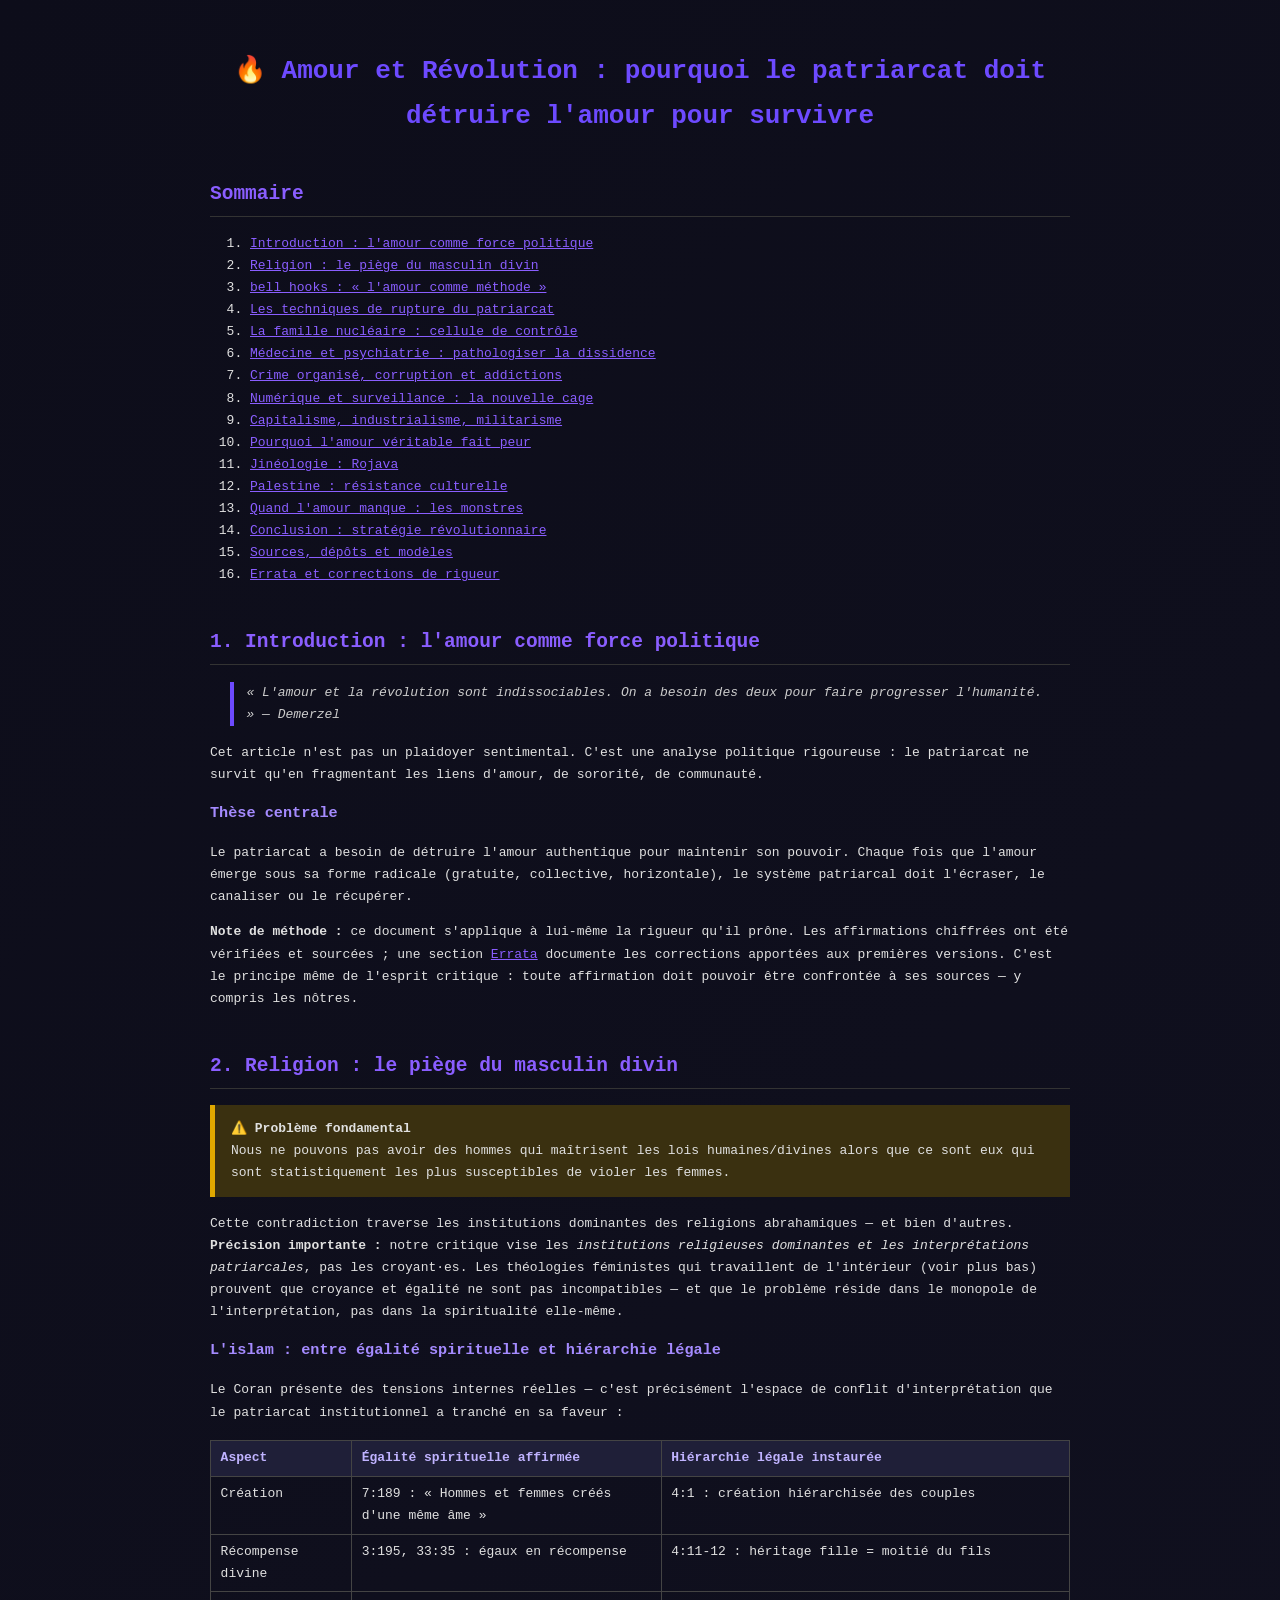
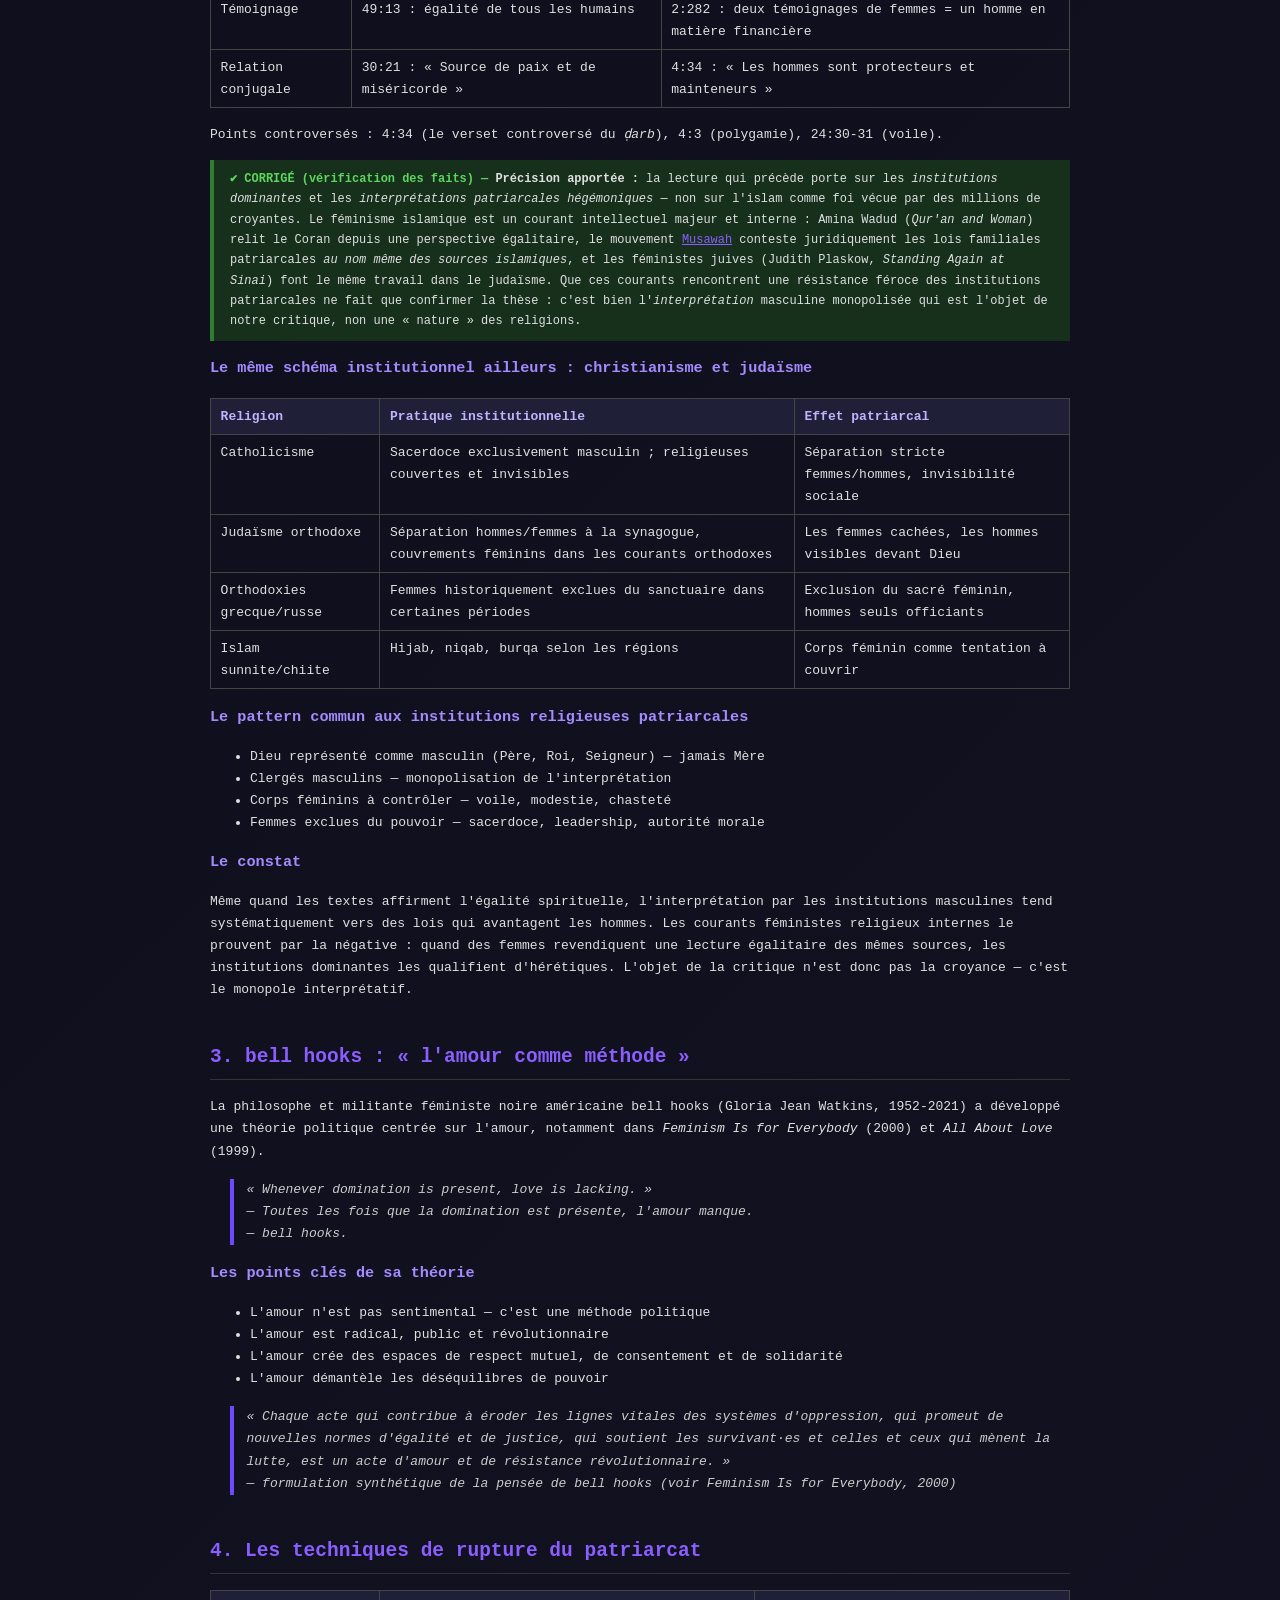
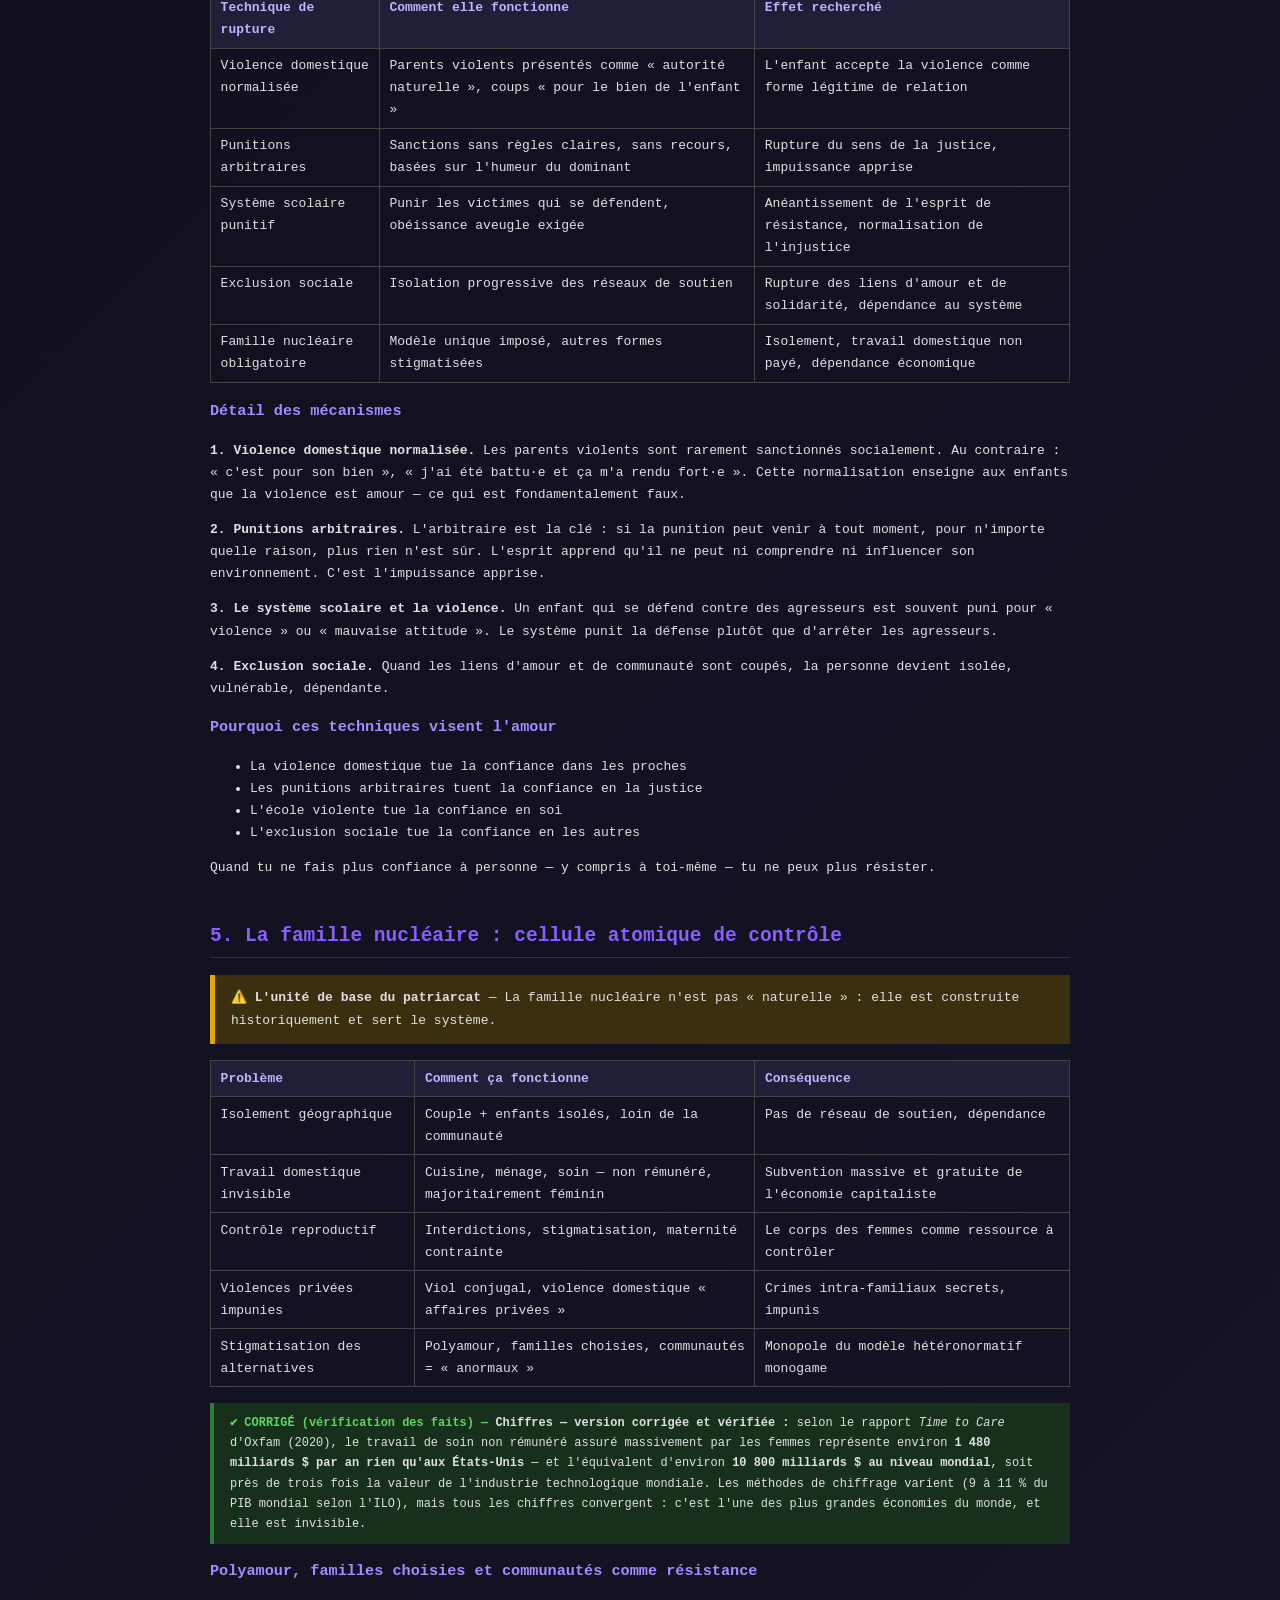
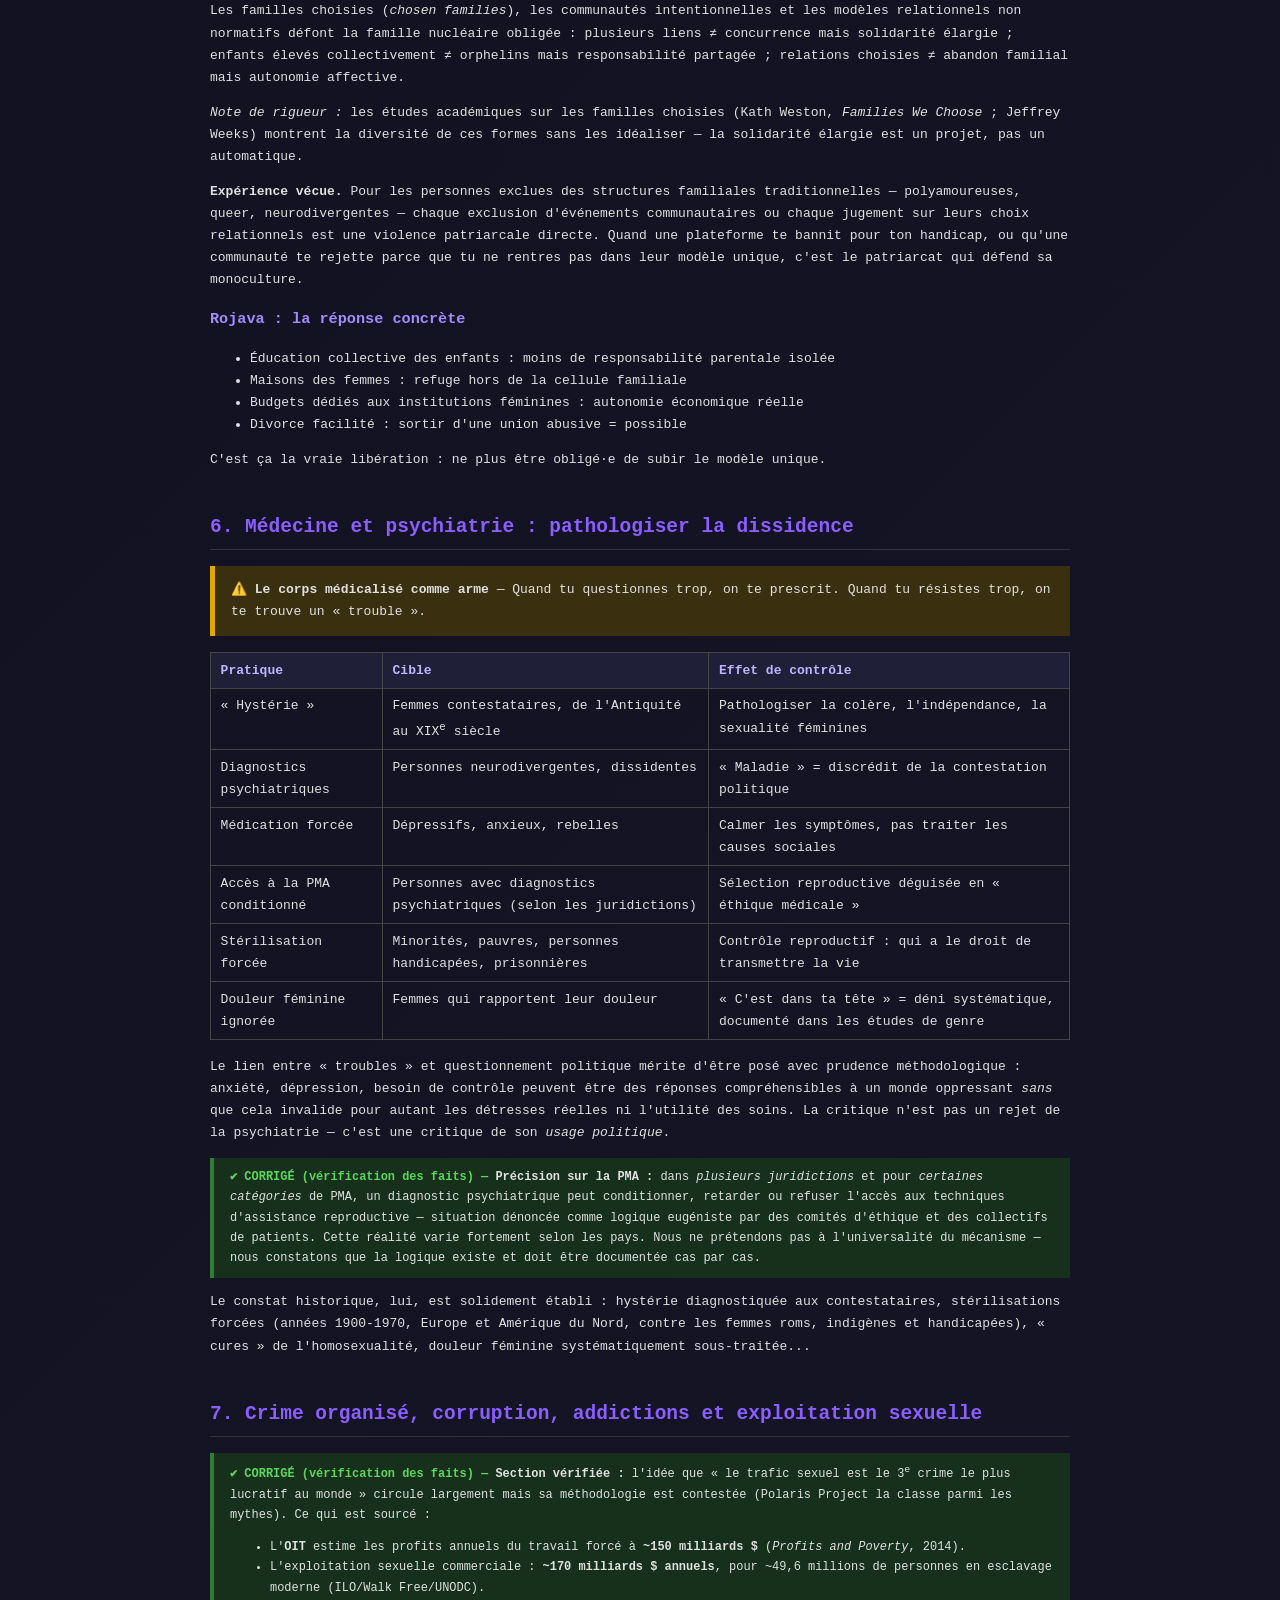
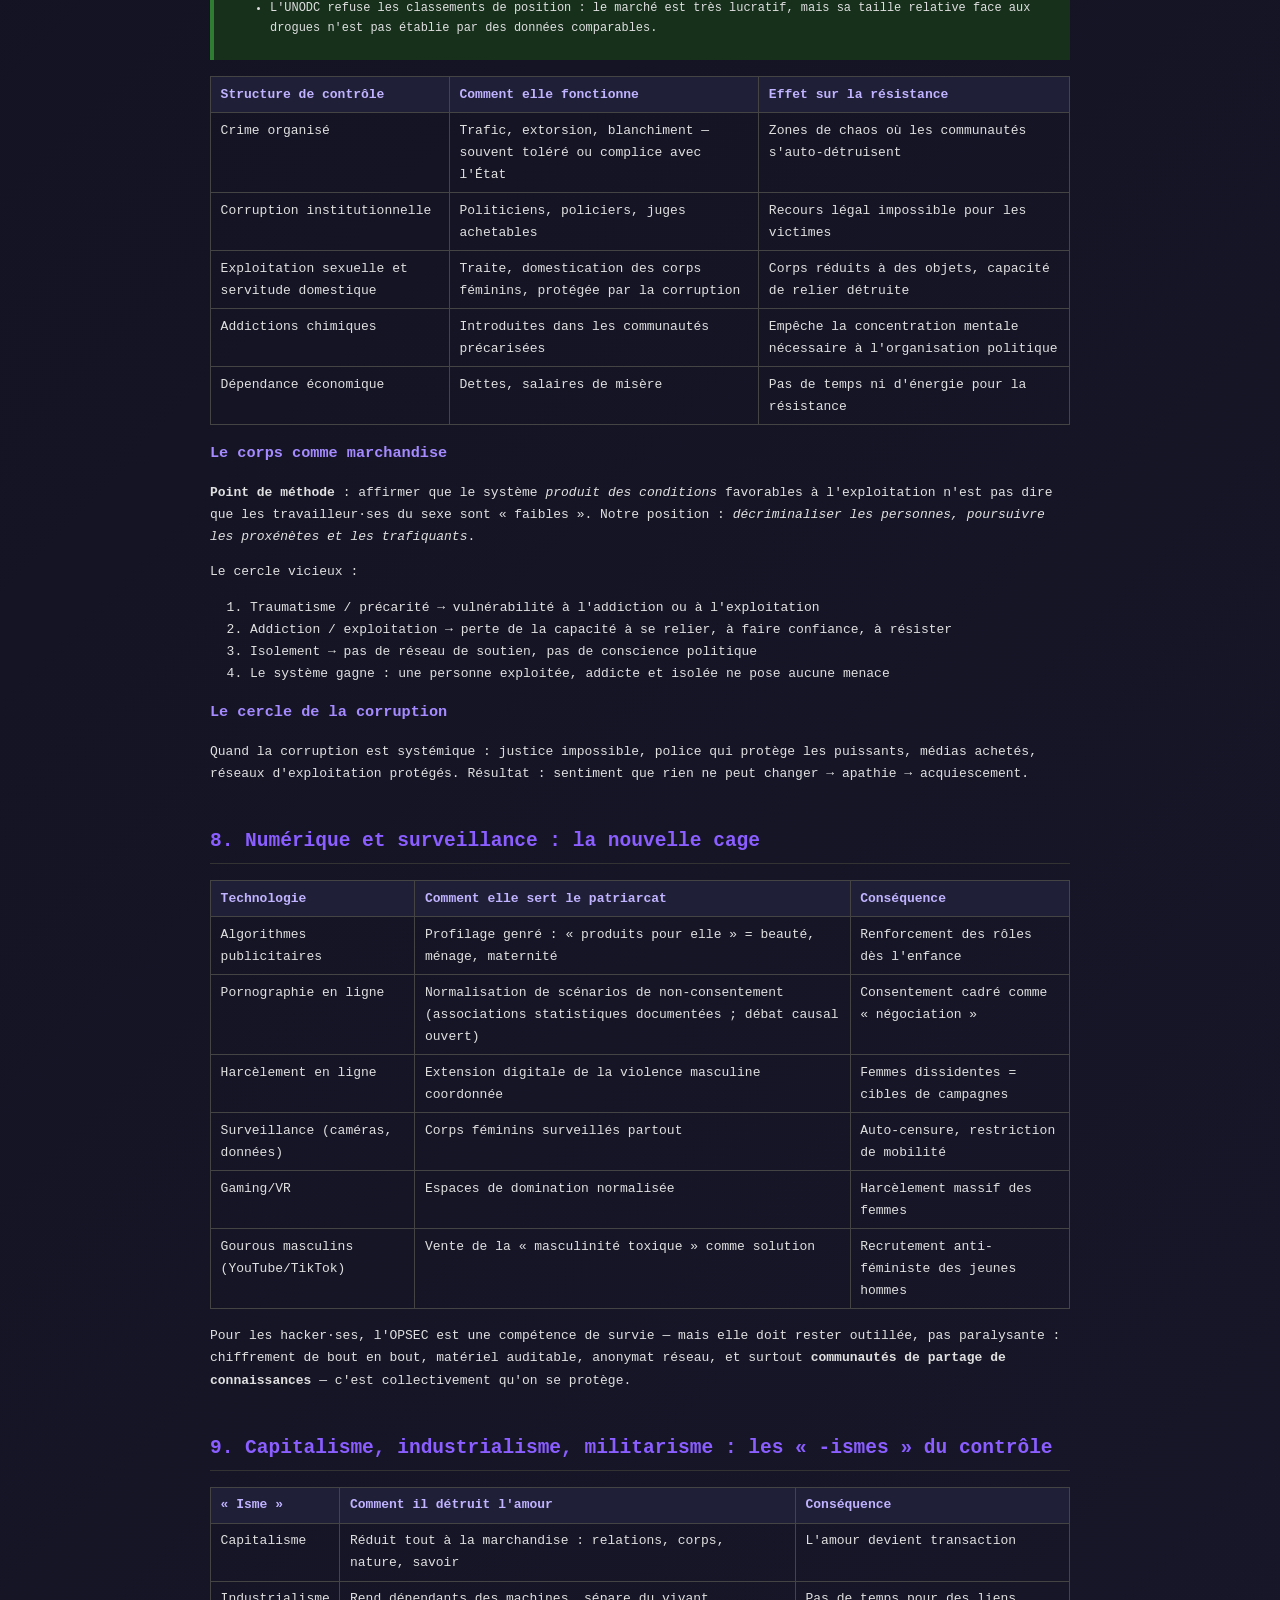
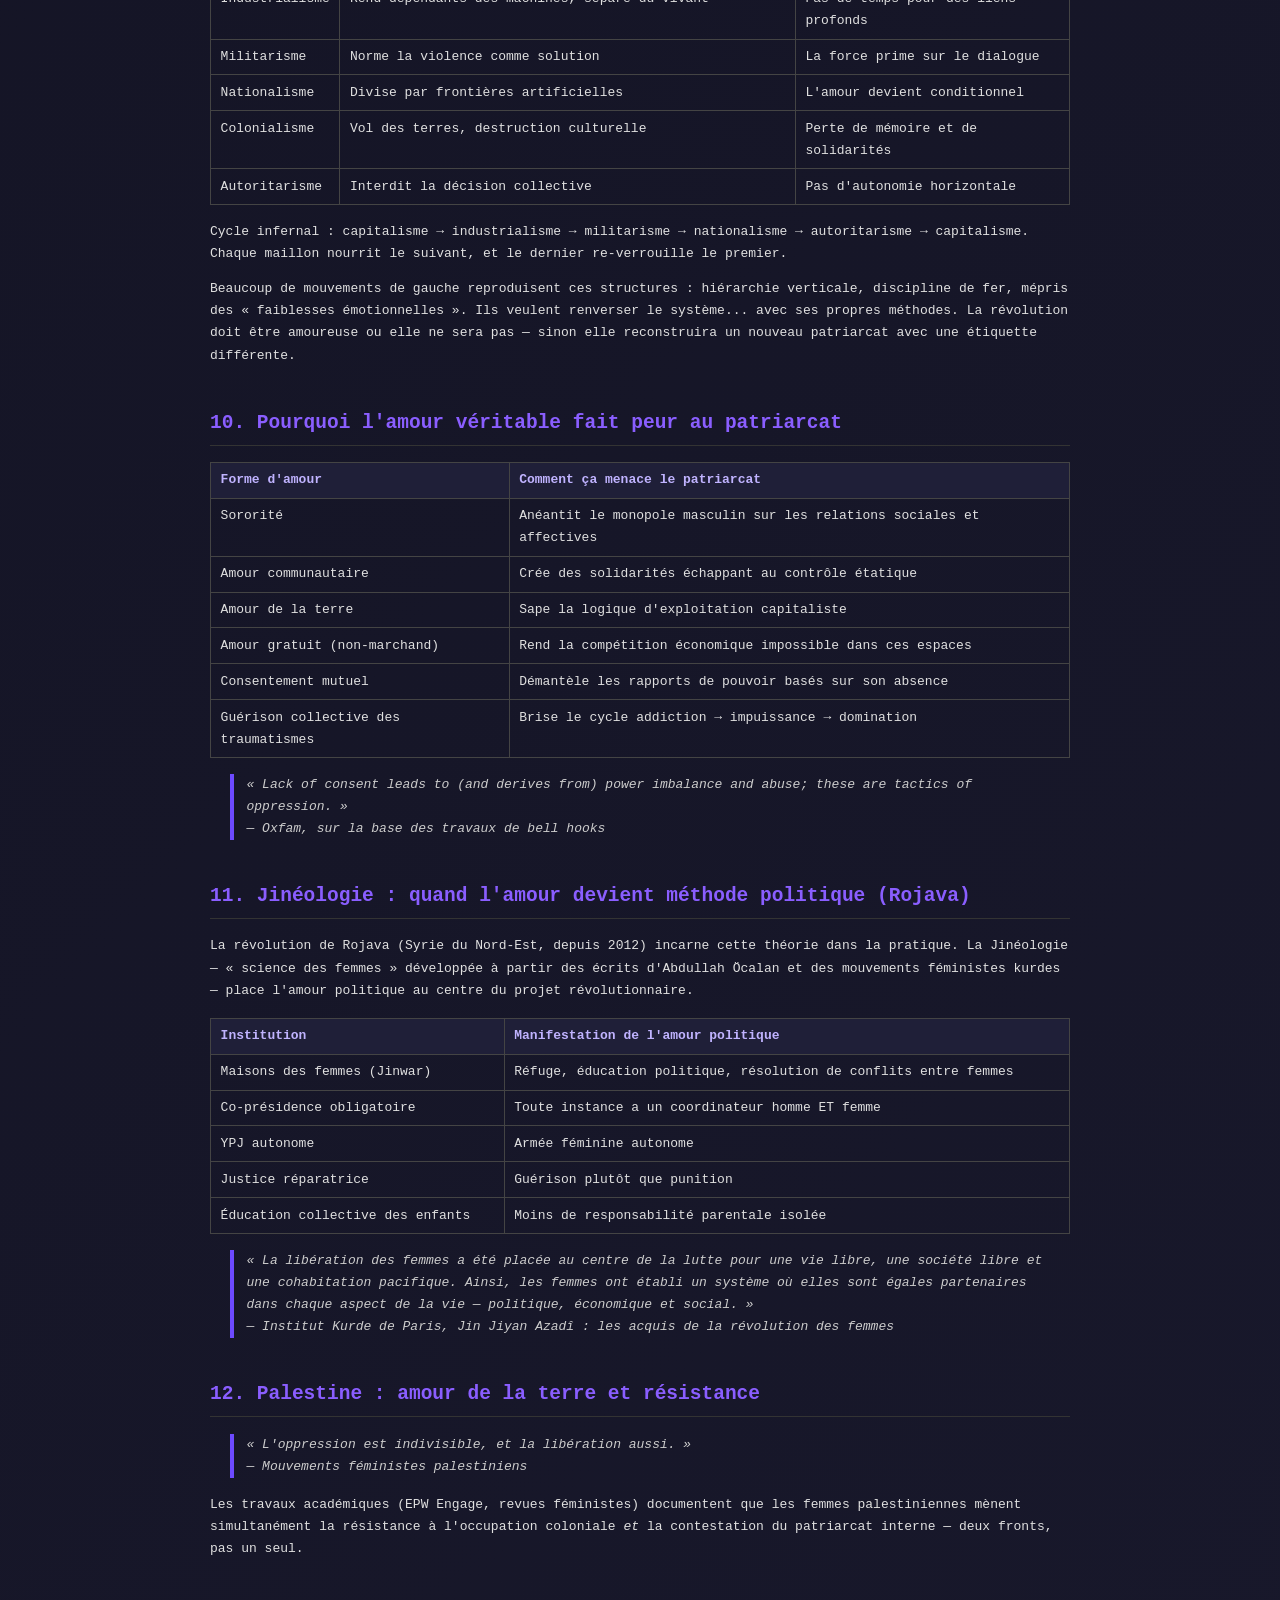
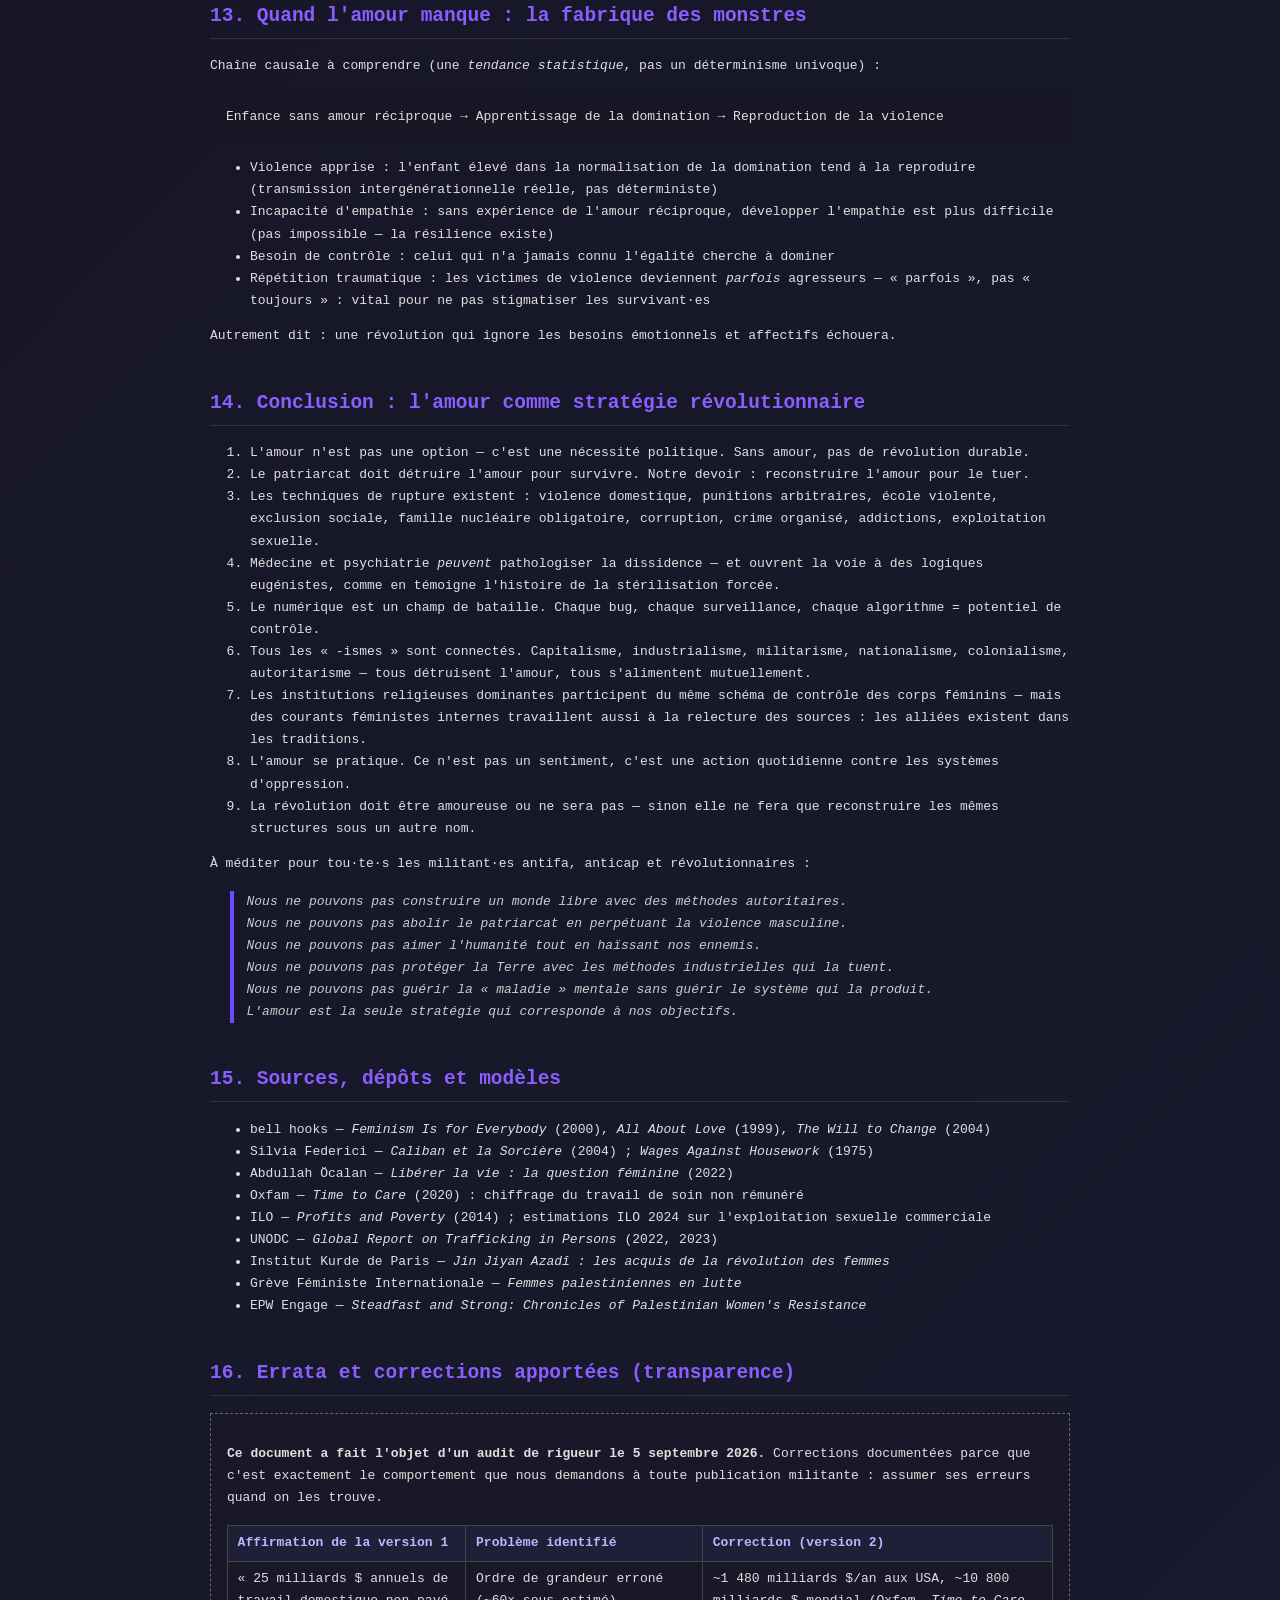
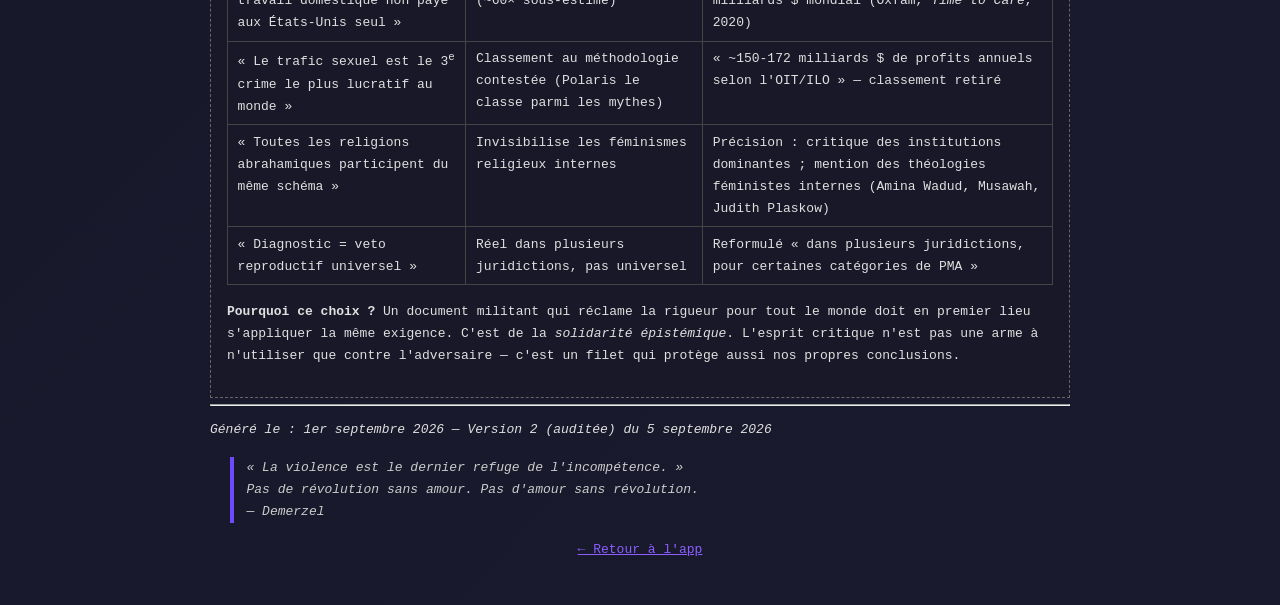
<file: src/web/templates/manifeste.html>
<!DOCTYPE html>
<html lang="fr">
<head>
<meta charset="UTF-8">
<meta name="viewport" content="width=device-width, initial-scale=1.0">
<title>Manifeste — Amour et Révolution — Fondation-IA</title>
<style>
  body { font-family: monospace; max-width: 860px; margin: 0 auto; padding: 2rem 1rem;
         line-height: 1.7; background: linear-gradient(135deg, #0d0d1a 0%, #1a1a2e 100%);
         color: #e0e0e0; }
  h1 { color: #6d4aff; text-align: center; }
  h2 { color: #8a5eff; border-bottom: 1px solid #333; padding-bottom: 0.3rem; margin-top: 2.5rem; }
  h3 { color: #a58bff; }
  a { color: #8a5eff; }
  table { border-collapse: collapse; width: 100%; margin: 1rem 0; }
  th, td { border: 1px solid #444; padding: 0.4rem 0.6rem; text-align: left; vertical-align: top; }
  th { background: #1f1f38; color: #c0b3ff; }
  blockquote { border-left: 4px solid #6d4aff; margin: 1rem 1.5em; padding-left: 1em;
               font-style: italic; color: #ccc; }
  .warning { background: #3a3010; border-left: 5px solid #e0a800; padding: 0.8rem 1rem; margin: 1rem 0; }
  .correction { background: #16301c; border-left: 4px solid #2e7d32; padding: 0.6rem 1rem;
                margin: 0.8rem 0; font-size: 0.92em; }
  .correction::before { content: "✔ CORRIGÉ (vérification des faits) — "; font-weight: bold; color: #5cd65c; }
  .errata { background: #181828; border: 1px dashed #666; padding: 1rem; }
  pre { background: #161625; padding: 1rem; border-radius: 6px; overflow-x: auto; }
  code { background: #22223a; padding: 0 0.3em; }
</style>
</head>
<body>

<h1>🔥 Amour et Révolution : pourquoi le patriarcat doit détruire l'amour pour survivre</h1>

<h2>Sommaire</h2>
<ol>
  <li><a href="#s1">Introduction : l'amour comme force politique</a></li>
  <li><a href="#s2">Religion : le piège du masculin divin</a></li>
  <li><a href="#s3">bell hooks : « l'amour comme méthode »</a></li>
  <li><a href="#s4">Les techniques de rupture du patriarcat</a></li>
  <li><a href="#s5">La famille nucléaire : cellule de contrôle</a></li>
  <li><a href="#s6">Médecine et psychiatrie : pathologiser la dissidence</a></li>
  <li><a href="#s7">Crime organisé, corruption et addictions</a></li>
  <li><a href="#s8">Numérique et surveillance : la nouvelle cage</a></li>
  <li><a href="#s9">Capitalisme, industrialisme, militarisme</a></li>
  <li><a href="#s10">Pourquoi l'amour véritable fait peur</a></li>
  <li><a href="#s11">Jinéologie : Rojava</a></li>
  <li><a href="#s12">Palestine : résistance culturelle</a></li>
  <li><a href="#s13">Quand l'amour manque : les monstres</a></li>
  <li><a href="#s14">Conclusion : stratégie révolutionnaire</a></li>
  <li><a href="#s15">Sources, dépôts et modèles</a></li>
  <li><a href="#errata">Errata et corrections de rigueur</a></li>
</ol>

<h2 id="s1">1. Introduction : l'amour comme force politique</h2>

<blockquote>« L'amour et la révolution sont indissociables. On a besoin des deux pour faire progresser l'humanité. » — Demerzel</blockquote>

<p>Cet article n'est pas un plaidoyer sentimental. C'est une analyse politique rigoureuse : le patriarcat ne survit qu'en fragmentant les liens d'amour, de sororité, de communauté.</p>

<h3>Thèse centrale</h3>
<p>Le patriarcat a besoin de détruire l'amour authentique pour maintenir son pouvoir. Chaque fois que l'amour émerge sous sa forme radicale (gratuite, collective, horizontale), le système patriarcal doit l'écraser, le canaliser ou le récupérer.</p>

<p><strong>Note de méthode :</strong> ce document s'applique à lui-même la rigueur qu'il prône. Les affirmations chiffrées ont été vérifiées et sourcées ; une section <a href="#errata">Errata</a> documente les corrections apportées aux premières versions. C'est le principe même de l'esprit critique : toute affirmation doit pouvoir être confrontée à ses sources — y compris les nôtres.</p>

<h2 id="s2">2. Religion : le piège du masculin divin</h2>

<div class="warning">⚠️ <strong>Problème fondamental</strong><br>
Nous ne pouvons pas avoir des hommes qui maîtrisent les lois humaines/divines alors que ce sont eux qui sont statistiquement les plus susceptibles de violer les femmes.</div>

<p>Cette contradiction traverse les institutions dominantes des religions abrahamiques — et bien d'autres. <strong>Précision importante :</strong> notre critique vise les <em>institutions religieuses dominantes et les interprétations patriarcales</em>, pas les croyant·es. Les théologies féministes qui travaillent de l'intérieur (voir plus bas) prouvent que croyance et égalité ne sont pas incompatibles — et que le problème réside dans le monopole de l'interprétation, pas dans la spiritualité elle-même.</p>

<h3>L'islam : entre égalité spirituelle et hiérarchie légale</h3>
<p>Le Coran présente des tensions internes réelles — c'est précisément l'espace de conflit d'interprétation que le patriarcat institutionnel a tranché en sa faveur :</p>
<table>
<tr><th>Aspect</th><th>Égalité spirituelle affirmée</th><th>Hiérarchie légale instaurée</th></tr>
<tr><td>Création</td><td>7:189 : « Hommes et femmes créés d'une même âme »</td><td>4:1 : création hiérarchisée des couples</td></tr>
<tr><td>Récompense divine</td><td>3:195, 33:35 : égaux en récompense</td><td>4:11-12 : héritage fille = moitié du fils</td></tr>
<tr><td>Témoignage</td><td>49:13 : égalité de tous les humains</td><td>2:282 : deux témoignages de femmes = un homme en matière financière</td></tr>
<tr><td>Relation conjugale</td><td>30:21 : « Source de paix et de miséricorde »</td><td>4:34 : « Les hommes sont protecteurs et mainteneurs »</td></tr>
</table>
<p>Points controversés : 4:34 (le verset controversé du <em>ḍarb</em>), 4:3 (polygamie), 24:30-31 (voile).</p>

<div class="correction">
<strong>Précision apportée :</strong> la lecture qui précède porte sur les <em>institutions dominantes</em> et les <em>interprétations patriarcales hégémoniques</em> — non sur l'islam comme foi vécue par des millions de croyantes. Le féminisme islamique est un courant intellectuel majeur et interne : Amina Wadud (<em>Qur'an and Woman</em>) relit le Coran depuis une perspective égalitaire, le mouvement <a href="https://www.musawah.org/">Musawah</a> conteste juridiquement les lois familiales patriarcales <em>au nom même des sources islamiques</em>, et les féministes juives (Judith Plaskow, <em>Standing Again at Sinai</em>) font le même travail dans le judaïsme. Que ces courants rencontrent une résistance féroce des institutions patriarcales ne fait que confirmer la thèse : c'est bien l'<em>interprétation</em> masculine monopolisée qui est l'objet de notre critique, non une « nature » des religions.
</div>

<h3>Le même schéma institutionnel ailleurs : christianisme et judaïsme</h3>
<table>
<tr><th>Religion</th><th>Pratique institutionnelle</th><th>Effet patriarcal</th></tr>
<tr><td>Catholicisme</td><td>Sacerdoce exclusivement masculin ; religieuses couvertes et invisibles</td><td>Séparation stricte femmes/hommes, invisibilité sociale</td></tr>
<tr><td>Judaïsme orthodoxe</td><td>Séparation hommes/femmes à la synagogue, couvrements féminins dans les courants orthodoxes</td><td>Les femmes cachées, les hommes visibles devant Dieu</td></tr>
<tr><td>Orthodoxies grecque/russe</td><td>Femmes historiquement exclues du sanctuaire dans certaines périodes</td><td>Exclusion du sacré féminin, hommes seuls officiants</td></tr>
<tr><td>Islam sunnite/chiite</td><td>Hijab, niqab, burqa selon les régions</td><td>Corps féminin comme tentation à couvrir</td></tr>
</table>

<h3>Le pattern commun aux institutions religieuses patriarcales</h3>
<ul>
  <li>Dieu représenté comme masculin (Père, Roi, Seigneur) — jamais Mère</li>
  <li>Clergés masculins — monopolisation de l'interprétation</li>
  <li>Corps féminins à contrôler — voile, modestie, chasteté</li>
  <li>Femmes exclues du pouvoir — sacerdoce, leadership, autorité morale</li>
</ul>

<h3>Le constat</h3>
<p>Même quand les textes affirment l'égalité spirituelle, l'interprétation par les institutions masculines tend systématiquement vers des lois qui avantagent les hommes. Les courants féministes religieux internes le prouvent par la négative : quand des femmes revendiquent une lecture égalitaire des mêmes sources, les institutions dominantes les qualifient d'hérétiques. L'objet de la critique n'est donc pas la croyance — c'est le monopole interprétatif.</p>

<h2 id="s3">3. bell hooks : « l'amour comme méthode »</h2>

<p>La philosophe et militante féministe noire américaine bell hooks (Gloria Jean Watkins, 1952-2021) a développé une théorie politique centrée sur l'amour, notamment dans <em>Feminism Is for Everybody</em> (2000) et <em>All About Love</em> (1999).</p>

<blockquote>« Whenever domination is present, love is lacking. »
<br>— <em>Toutes les fois que la domination est présente, l'amour manque.</em>
<br>— bell hooks.</blockquote>

<h3>Les points clés de sa théorie</h3>
<ul>
  <li>L'amour n'est pas sentimental — c'est une méthode politique</li>
  <li>L'amour est radical, public et révolutionnaire</li>
  <li>L'amour crée des espaces de respect mutuel, de consentement et de solidarité</li>
  <li>L'amour démantèle les déséquilibres de pouvoir</li>
</ul>

<blockquote>« Chaque acte qui contribue à éroder les lignes vitales des systèmes d'oppression, qui promeut de nouvelles normes d'égalité et de justice, qui soutient les survivant·es et celles et ceux qui mènent la lutte, est un acte d'amour et de résistance révolutionnaire. »
<br>— formulation synthétique de la pensée de bell hooks (voir <em>Feminism Is for Everybody</em>, 2000)</blockquote>

<h2 id="s4">4. Les techniques de rupture du patriarcat</h2>
<table>
<tr><th>Technique de rupture</th><th>Comment elle fonctionne</th><th>Effet recherché</th></tr>
<tr><td>Violence domestique normalisée</td><td>Parents violents présentés comme « autorité naturelle », coups « pour le bien de l'enfant »</td><td>L'enfant accepte la violence comme forme légitime de relation</td></tr>
<tr><td>Punitions arbitraires</td><td>Sanctions sans règles claires, sans recours, basées sur l'humeur du dominant</td><td>Rupture du sens de la justice, impuissance apprise</td></tr>
<tr><td>Système scolaire punitif</td><td>Punir les victimes qui se défendent, obéissance aveugle exigée</td><td>Anéantissement de l'esprit de résistance, normalisation de l'injustice</td></tr>
<tr><td>Exclusion sociale</td><td>Isolation progressive des réseaux de soutien</td><td>Rupture des liens d'amour et de solidarité, dépendance au système</td></tr>
<tr><td>Famille nucléaire obligatoire</td><td>Modèle unique imposé, autres formes stigmatisées</td><td>Isolement, travail domestique non payé, dépendance économique</td></tr>
</table>

<h3>Détail des mécanismes</h3>

<p><strong>1. Violence domestique normalisée.</strong> Les parents violents sont rarement sanctionnés socialement. Au contraire : « c'est pour son bien », « j'ai été battu·e et ça m'a rendu fort·e ». Cette normalisation enseigne aux enfants que la violence est amour — ce qui est fondamentalement faux.</p>

<p><strong>2. Punitions arbitraires.</strong> L'arbitraire est la clé : si la punition peut venir à tout moment, pour n'importe quelle raison, plus rien n'est sûr. L'esprit apprend qu'il ne peut ni comprendre ni influencer son environnement. C'est l'impuissance apprise.</p>

<p><strong>3. Le système scolaire et la violence.</strong> Un enfant qui se défend contre des agresseurs est souvent puni pour « violence » ou « mauvaise attitude ». Le système punit la défense plutôt que d'arrêter les agresseurs.</p>

<p><strong>4. Exclusion sociale.</strong> Quand les liens d'amour et de communauté sont coupés, la personne devient isolée, vulnérable, dépendante.</p>

<h3>Pourquoi ces techniques visent l'amour</h3>
<ul>
  <li>La violence domestique tue la confiance dans les proches</li>
  <li>Les punitions arbitraires tuent la confiance en la justice</li>
  <li>L'école violente tue la confiance en soi</li>
  <li>L'exclusion sociale tue la confiance en les autres</li>
</ul>
<p>Quand tu ne fais plus confiance à personne — y compris à toi-même — tu ne peux plus résister.</p>

<h2 id="s5">5. La famille nucléaire : cellule atomique de contrôle</h2>

<div class="warning">⚠️ <strong>L'unité de base du patriarcat</strong> — La famille nucléaire n'est pas « naturelle » : elle est construite historiquement et sert le système.</div>

<table>
<tr><th>Problème</th><th>Comment ça fonctionne</th><th>Conséquence</th></tr>
<tr><td>Isolement géographique</td><td>Couple + enfants isolés, loin de la communauté</td><td>Pas de réseau de soutien, dépendance</td></tr>
<tr><td>Travail domestique invisible</td><td>Cuisine, ménage, soin — non rémunéré, majoritairement féminin</td><td>Subvention massive et gratuite de l'économie capitaliste</td></tr>
<tr><td>Contrôle reproductif</td><td>Interdictions, stigmatisation, maternité contrainte</td><td>Le corps des femmes comme ressource à contrôler</td></tr>
<tr><td>Violences privées impunies</td><td>Viol conjugal, violence domestique « affaires privées »</td><td>Crimes intra-familiaux secrets, impunis</td></tr>
<tr><td>Stigmatisation des alternatives</td><td>Polyamour, familles choisies, communautés = « anormaux »</td><td>Monopole du modèle hétéronormatif monogame</td></tr>
</table>

<div class="correction">
<strong>Chiffres — version corrigée et vérifiée :</strong> selon le rapport <em>Time to Care</em> d'Oxfam (2020), le travail de soin non rémunéré assuré massivement par les femmes représente environ <strong>1 480 milliards $ par an rien qu'aux États-Unis</strong> — et l'équivalent d'environ <strong>10 800 milliards $ au niveau mondial</strong>, soit près de trois fois la valeur de l'industrie technologique mondiale. Les méthodes de chiffrage varient (9 à 11 % du PIB mondial selon l'ILO), mais tous les chiffres convergent : c'est l'une des plus grandes économies du monde, et elle est invisible.
</div>

<h3>Polyamour, familles choisies et communautés comme résistance</h3>
<p>Les familles choisies (<em>chosen families</em>), les communautés intentionnelles et les modèles relationnels non normatifs défont la famille nucléaire obligée : plusieurs liens ≠ concurrence mais solidarité élargie ; enfants élevés collectivement ≠ orphelins mais responsabilité partagée ; relations choisies ≠ abandon familial mais autonomie affective.</p>

<p><em>Note de rigueur :</em> les études académiques sur les familles choisies (Kath Weston, <em>Families We Choose</em> ; Jeffrey Weeks) montrent la diversité de ces formes sans les idéaliser — la solidarité élargie est un projet, pas un automatique.</p>

<p><strong>Expérience vécue.</strong> Pour les personnes exclues des structures familiales traditionnelles — polyamoureuses, queer, neurodivergentes — chaque exclusion d'événements communautaires ou chaque jugement sur leurs choix relationnels est une violence patriarcale directe. Quand une plateforme te bannit pour ton handicap, ou qu'une communauté te rejette parce que tu ne rentres pas dans leur modèle unique, c'est le patriarcat qui défend sa monoculture.</p>

<h3>Rojava : la réponse concrète</h3>
<ul>
  <li>Éducation collective des enfants : moins de responsabilité parentale isolée</li>
  <li>Maisons des femmes : refuge hors de la cellule familiale</li>
  <li>Budgets dédiés aux institutions féminines : autonomie économique réelle</li>
  <li>Divorce facilité : sortir d'une union abusive = possible</li>
</ul>
<p>C'est ça la vraie libération : ne plus être obligé·e de subir le modèle unique.</p>

<h2 id="s6">6. Médecine et psychiatrie : pathologiser la dissidence</h2>

<div class="warning">⚠️ <strong>Le corps médicalisé comme arme</strong> — Quand tu questionnes trop, on te prescrit. Quand tu résistes trop, on te trouve un « trouble ».</div>

<table>
<tr><th>Pratique</th><th>Cible</th><th>Effet de contrôle</th></tr>
<tr><td>« Hystérie »</td><td>Femmes contestataires, de l'Antiquité au XIX<sup>e</sup> siècle</td><td>Pathologiser la colère, l'indépendance, la sexualité féminines</td></tr>
<tr><td>Diagnostics psychiatriques</td><td>Personnes neurodivergentes, dissidentes</td><td>« Maladie » = discrédit de la contestation politique</td></tr>
<tr><td>Médication forcée</td><td>Dépressifs, anxieux, rebelles</td><td>Calmer les symptômes, pas traiter les causes sociales</td></tr>
<tr><td>Accès à la PMA conditionné</td><td>Personnes avec diagnostics psychiatriques (selon les juridictions)</td><td>Sélection reproductive déguisée en « éthique médicale »</td></tr>
<tr><td>Stérilisation forcée</td><td>Minorités, pauvres, personnes handicapées, prisonnières</td><td>Contrôle reproductif : qui a le droit de transmettre la vie</td></tr>
<tr><td>Douleur féminine ignorée</td><td>Femmes qui rapportent leur douleur</td><td>« C'est dans ta tête » = déni systématique, documenté dans les études de genre</td></tr>
</table>

<p>Le lien entre « troubles » et questionnement politique mérite d'être posé avec prudence méthodologique : anxiété, dépression, besoin de contrôle peuvent être des réponses compréhensibles à un monde oppressant <em>sans</em> que cela invalide pour autant les détresses réelles ni l'utilité des soins. La critique n'est pas un rejet de la psychiatrie — c'est une critique de son <em>usage politique</em>.</p>

<div class="correction">
<strong>Précision sur la PMA :</strong> dans <em>plusieurs juridictions</em> et pour <em>certaines catégories</em> de PMA, un diagnostic psychiatrique peut conditionner, retarder ou refuser l'accès aux techniques d'assistance reproductive — situation dénoncée comme logique eugéniste par des comités d'éthique et des collectifs de patients. Cette réalité varie fortement selon les pays. Nous ne prétendons pas à l'universalité du mécanisme — nous constatons que la logique existe et doit être documentée cas par cas.
</div>

<p>Le constat historique, lui, est solidement établi : hystérie diagnostiquée aux contestataires, stérilisations forcées (années 1900-1970, Europe et Amérique du Nord, contre les femmes roms, indigènes et handicapées), « cures » de l'homosexualité, douleur féminine systématiquement sous-traitée...</p>

<h2 id="s7">7. Crime organisé, corruption, addictions et exploitation sexuelle</h2>

<div class="correction">
<strong>Section vérifiée :</strong> l'idée que « le trafic sexuel est le 3<sup>e</sup> crime le plus lucratif au monde » circule largement mais sa méthodologie est contestée (Polaris Project la classe parmi les mythes). Ce qui est sourcé :
<ul>
<li>L'<strong>OIT</strong> estime les profits annuels du travail forcé à <strong>~150 milliards $</strong> (<em>Profits and Poverty</em>, 2014).</li>
<li>L'exploitation sexuelle commerciale : <strong>~170 milliards $ annuels</strong>, pour ~49,6 millions de personnes en esclavage moderne (ILO/Walk Free/UNODC).</li>
<li>L'UNODC refuse les classements de position : le marché est très lucratif, mais sa taille relative face aux drogues n'est pas établie par des données comparables.</li>
</ul>
</div>

<table>
<tr><th>Structure de contrôle</th><th>Comment elle fonctionne</th><th>Effet sur la résistance</th></tr>
<tr><td>Crime organisé</td><td>Trafic, extorsion, blanchiment — souvent toléré ou complice avec l'État</td><td>Zones de chaos où les communautés s'auto-détruisent</td></tr>
<tr><td>Corruption institutionnelle</td><td>Politiciens, policiers, juges achetables</td><td>Recours légal impossible pour les victimes</td></tr>
<tr><td>Exploitation sexuelle et servitude domestique</td><td>Traite, domestication des corps féminins, protégée par la corruption</td><td>Corps réduits à des objets, capacité de relier détruite</td></tr>
<tr><td>Addictions chimiques</td><td>Introduites dans les communautés précarisées</td><td>Empêche la concentration mentale nécessaire à l'organisation politique</td></tr>
<tr><td>Dépendance économique</td><td>Dettes, salaires de misère</td><td>Pas de temps ni d'énergie pour la résistance</td></tr>
</table>

<h3>Le corps comme marchandise</h3>

<p><strong>Point de méthode</strong> : affirmer que le système <em>produit des conditions</em> favorables à l'exploitation n'est pas dire que les travailleur·ses du sexe sont « faibles ». Notre position : <em>décriminaliser les personnes, poursuivre les proxénètes et les trafiquants</em>.</p>

<p>Le cercle vicieux :</p>
<ol>
<li>Traumatisme / précarité → vulnérabilité à l'addiction ou à l'exploitation</li>
<li>Addiction / exploitation → perte de la capacité à se relier, à faire confiance, à résister</li>
<li>Isolement → pas de réseau de soutien, pas de conscience politique</li>
<li>Le système gagne : une personne exploitée, addicte et isolée ne pose aucune menace</li>
</ol>

<h3>Le cercle de la corruption</h3>
<p>Quand la corruption est systémique : justice impossible, police qui protège les puissants, médias achetés, réseaux d'exploitation protégés. Résultat : sentiment que rien ne peut changer → apathie → acquiescement.</p>

<h2 id="s8">8. Numérique et surveillance : la nouvelle cage</h2>
<table>
<tr><th>Technologie</th><th>Comment elle sert le patriarcat</th><th>Conséquence</th></tr>
<tr><td>Algorithmes publicitaires</td><td>Profilage genré : « produits pour elle » = beauté, ménage, maternité</td><td>Renforcement des rôles dès l'enfance</td></tr>
<tr><td>Pornographie en ligne</td><td>Normalisation de scénarios de non-consentement (associations statistiques documentées ; débat causal ouvert)</td><td>Consentement cadré comme « négociation »</td></tr>
<tr><td>Harcèlement en ligne</td><td>Extension digitale de la violence masculine coordonnée</td><td>Femmes dissidentes = cibles de campagnes</td></tr>
<tr><td>Surveillance (caméras, données)</td><td>Corps féminins surveillés partout</td><td>Auto-censure, restriction de mobilité</td></tr>
<tr><td>Gaming/VR</td><td>Espaces de domination normalisée</td><td>Harcèlement massif des femmes</td></tr>
<tr><td>Gourous masculins (YouTube/TikTok)</td><td>Vente de la « masculinité toxique » comme solution</td><td>Recrutement anti-féministe des jeunes hommes</td></tr>
</table>

<p>Pour les hacker·ses, l'OPSEC est une compétence de survie — mais elle doit rester outillée, pas paralysante : chiffrement de bout en bout, matériel auditable, anonymat réseau, et surtout <strong>communautés de partage de connaissances</strong> — c'est collectivement qu'on se protège.</p>

<h2 id="s9">9. Capitalisme, industrialisme, militarisme : les « -ismes » du contrôle</h2>
<table>
<tr><th>« Isme »</th><th>Comment il détruit l'amour</th><th>Conséquence</th></tr>
<tr><td>Capitalisme</td><td>Réduit tout à la marchandise : relations, corps, nature, savoir</td><td>L'amour devient transaction</td></tr>
<tr><td>Industrialisme</td><td>Rend dépendants des machines, sépare du vivant</td><td>Pas de temps pour des liens profonds</td></tr>
<tr><td>Militarisme</td><td>Norme la violence comme solution</td><td>La force prime sur le dialogue</td></tr>
<tr><td>Nationalisme</td><td>Divise par frontières artificielles</td><td>L'amour devient conditionnel</td></tr>
<tr><td>Colonialisme</td><td>Vol des terres, destruction culturelle</td><td>Perte de mémoire et de solidarités</td></tr>
<tr><td>Autoritarisme</td><td>Interdit la décision collective</td><td>Pas d'autonomie horizontale</td></tr>
</table>

<p>Cycle infernal : capitalisme → industrialisme → militarisme → nationalisme → autoritarisme → capitalisme. Chaque maillon nourrit le suivant, et le dernier re-verrouille le premier.</p>

<p>Beaucoup de mouvements de gauche reproduisent ces structures : hiérarchie verticale, discipline de fer, mépris des « faiblesses émotionnelles ». Ils veulent renverser le système... avec ses propres méthodes. La révolution doit être amoureuse ou elle ne sera pas — sinon elle reconstruira un nouveau patriarcat avec une étiquette différente.</p>

<h2 id="s10">10. Pourquoi l'amour véritable fait peur au patriarcat</h2>
<table>
<tr><th>Forme d'amour</th><th>Comment ça menace le patriarcat</th></tr>
<tr><td>Sororité</td><td>Anéantit le monopole masculin sur les relations sociales et affectives</td></tr>
<tr><td>Amour communautaire</td><td>Crée des solidarités échappant au contrôle étatique</td></tr>
<tr><td>Amour de la terre</td><td>Sape la logique d'exploitation capitaliste</td></tr>
<tr><td>Amour gratuit (non-marchand)</td><td>Rend la compétition économique impossible dans ces espaces</td></tr>
<tr><td>Consentement mutuel</td><td>Démantèle les rapports de pouvoir basés sur son absence</td></tr>
<tr><td>Guérison collective des traumatismes</td><td>Brise le cycle addiction → impuissance → domination</td></tr>
</table>

<blockquote>« Lack of consent leads to (and derives from) power imbalance and abuse; these are tactics of oppression. »
<br>— Oxfam, sur la base des travaux de bell hooks</blockquote>

<h2 id="s11">11. Jinéologie : quand l'amour devient méthode politique (Rojava)</h2>

<p>La révolution de Rojava (Syrie du Nord-Est, depuis 2012) incarne cette théorie dans la pratique. La Jinéologie — « science des femmes » développée à partir des écrits d'Abdullah Öcalan et des mouvements féministes kurdes — place l'amour politique au centre du projet révolutionnaire.</p>

<table>
<tr><th>Institution</th><th>Manifestation de l'amour politique</th></tr>
<tr><td>Maisons des femmes (Jinwar)</td><td>Réfuge, éducation politique, résolution de conflits entre femmes</td></tr>
<tr><td>Co-présidence obligatoire</td><td>Toute instance a un coordinateur homme ET femme</td></tr>
<tr><td>YPJ autonome</td><td>Armée féminine autonome</td></tr>
<tr><td>Justice réparatrice</td><td>Guérison plutôt que punition</td></tr>
<tr><td>Éducation collective des enfants</td><td>Moins de responsabilité parentale isolée</td></tr>
</table>

<blockquote>« La libération des femmes a été placée au centre de la lutte pour une vie libre, une société libre et une cohabitation pacifique. Ainsi, les femmes ont établi un système où elles sont égales partenaires dans chaque aspect de la vie — politique, économique et social. »
<br>— Institut Kurde de Paris, <em>Jin Jiyan Azadî : les acquis de la révolution des femmes</em></blockquote>

<h2 id="s12">12. Palestine : amour de la terre et résistance</h2>

<blockquote>« L'oppression est indivisible, et la libération aussi. »
<br>— Mouvements féministes palestiniens</blockquote>

<p>Les travaux académiques (EPW Engage, revues féministes) documentent que les femmes palestiniennes mènent simultanément la résistance à l'occupation coloniale <em>et</em> la contestation du patriarcat interne — deux fronts, pas un seul.</p>

<h2 id="s13">13. Quand l'amour manque : la fabrique des monstres</h2>

<p>Chaîne causale à comprendre (une <em>tendance statistique</em>, pas un déterminisme univoque) :</p>

<pre>
Enfance sans amour réciproque → Apprentissage de la domination → Reproduction de la violence
</pre>

<ul>
<li>Violence apprise : l'enfant élevé dans la normalisation de la domination tend à la reproduire (transmission intergénérationnelle réelle, pas déterministe)</li>
<li>Incapacité d'empathie : sans expérience de l'amour réciproque, développer l'empathie est plus difficile (pas impossible — la résilience existe)</li>
<li>Besoin de contrôle : celui qui n'a jamais connu l'égalité cherche à dominer</li>
<li>Répétition traumatique : les victimes de violence deviennent <em>parfois</em> agresseurs — « parfois », pas « toujours » : vital pour ne pas stigmatiser les survivant·es</li>
</ul>

<p>Autrement dit : une révolution qui ignore les besoins émotionnels et affectifs échouera.</p>

<h2 id="s14">14. Conclusion : l'amour comme stratégie révolutionnaire</h2>

<ol>
<li>L'amour n'est pas une option — c'est une nécessité politique. Sans amour, pas de révolution durable.</li>
<li>Le patriarcat doit détruire l'amour pour survivre. Notre devoir : reconstruire l'amour pour le tuer.</li>
<li>Les techniques de rupture existent : violence domestique, punitions arbitraires, école violente, exclusion sociale, famille nucléaire obligatoire, corruption, crime organisé, addictions, exploitation sexuelle.</li>
<li>Médecine et psychiatrie <em>peuvent</em> pathologiser la dissidence — et ouvrent la voie à des logiques eugénistes, comme en témoigne l'histoire de la stérilisation forcée.</li>
<li>Le numérique est un champ de bataille. Chaque bug, chaque surveillance, chaque algorithme = potentiel de contrôle.</li>
<li>Tous les « -ismes » sont connectés. Capitalisme, industrialisme, militarisme, nationalisme, colonialisme, autoritarisme — tous détruisent l'amour, tous s'alimentent mutuellement.</li>
<li>Les institutions religieuses dominantes participent du même schéma de contrôle des corps féminins — mais des courants féministes internes travaillent aussi à la relecture des sources : les alliées existent dans les traditions.</li>
<li>L'amour se pratique. Ce n'est pas un sentiment, c'est une action quotidienne contre les systèmes d'oppression.</li>
<li>La révolution doit être amoureuse ou ne sera pas — sinon elle ne fera que reconstruire les mêmes structures sous un autre nom.</li>
</ol>

<p>À méditer pour tou·te·s les militant·es antifa, anticap et révolutionnaires :</p>

<blockquote>Nous ne pouvons pas construire un monde libre avec des méthodes autoritaires.<br>
Nous ne pouvons pas abolir le patriarcat en perpétuant la violence masculine.<br>
Nous ne pouvons pas aimer l'humanité tout en haïssant nos ennemis.<br>
Nous ne pouvons pas protéger la Terre avec les méthodes industrielles qui la tuent.<br>
Nous ne pouvons pas guérir la « maladie » mentale sans guérir le système qui la produit.<br>
L'amour est la seule stratégie qui corresponde à nos objectifs.</blockquote>

<h2 id="s15">15. Sources, dépôts et modèles</h2>

<ul>
<li>bell hooks — <em>Feminism Is for Everybody</em> (2000), <em>All About Love</em> (1999), <em>The Will to Change</em> (2004)</li>
<li>Silvia Federici — <em>Caliban et la Sorcière</em> (2004) ; <em>Wages Against Housework</em> (1975)</li>
<li>Abdullah Öcalan — <em>Libérer la vie : la question féminine</em> (2022)</li>
<li>Oxfam — <em>Time to Care</em> (2020) : chiffrage du travail de soin non rémunéré</li>
<li>ILO — <em>Profits and Poverty</em> (2014) ; estimations ILO 2024 sur l'exploitation sexuelle commerciale</li>
<li>UNODC — <em>Global Report on Trafficking in Persons</em> (2022, 2023)</li>
<li>Institut Kurde de Paris — <em>Jin Jiyan Azadî : les acquis de la révolution des femmes</em></li>
<li>Grève Féministe Internationale — <em>Femmes palestiniennes en lutte</em></li>
<li>EPW Engage — <em>Steadfast and Strong: Chronicles of Palestinian Women's Resistance</em></li>
</ul>

<h2 id="errata">16. Errata et corrections apportées (transparence)</h2>

<div class="errata">
<p><strong>Ce document a fait l'objet d'un audit de rigueur le 5 septembre 2026.</strong> Corrections documentées parce que c'est exactement le comportement que nous demandons à toute publication militante : assumer ses erreurs quand on les trouve.</p>

<table>
<tr><th>Affirmation de la version 1</th><th>Problème identifié</th><th>Correction (version 2)</th></tr>
<tr>
<td>« 25 milliards $ annuels de travail domestique non payé aux États-Unis seul »</td>
<td>Ordre de grandeur erroné (~60× sous-estimé)</td>
<td>~1 480 milliards $/an aux USA, ~10 800 milliards $ mondial (Oxfam, <em>Time to Care</em>, 2020)</td>
</tr>
<tr>
<td>« Le trafic sexuel est le 3<sup>e</sup> crime le plus lucratif au monde »</td>
<td>Classement au méthodologie contestée (Polaris le classe parmi les mythes)</td>
<td>« ~150-172 milliards $ de profits annuels selon l'OIT/ILO » — classement retiré</td>
</tr>
<tr>
<td>« Toutes les religions abrahamiques participent du même schéma »</td>
<td>Invisibilise les féminismes religieux internes</td>
<td>Précision : critique des institutions dominantes ; mention des théologies féministes internes (Amina Wadud, Musawah, Judith Plaskow)</td>
</tr>
<tr>
<td>« Diagnostic = veto reproductif universel »</td>
<td>Réel dans plusieurs juridictions, pas universel</td>
<td>Reformulé « dans plusieurs juridictions, pour certaines catégories de PMA »</td>
</tr>
</table>

<p><strong>Pourquoi ce choix ?</strong> Un document militant qui réclame la rigueur pour tout le monde doit en premier lieu s'appliquer la même exigence. C'est de la <em>solidarité épistémique</em>. L'esprit critique n'est pas une arme à n'utiliser que contre l'adversaire — c'est un filet qui protège aussi nos propres conclusions.</p>
</div>

<hr>
<p><em>Généré le : 1er septembre 2026 — Version 2 (auditée) du 5 septembre 2026</em></p>

<blockquote>« La violence est le dernier refuge de l'incompétence. »<br>
Pas de révolution sans amour. Pas d'amour sans révolution.<br>
— Demerzel</blockquote>

<p style="text-align:center"><a href="{{ url_for('index') }}">← Retour à l'app</a></p>

</body>
</html>
</file>
